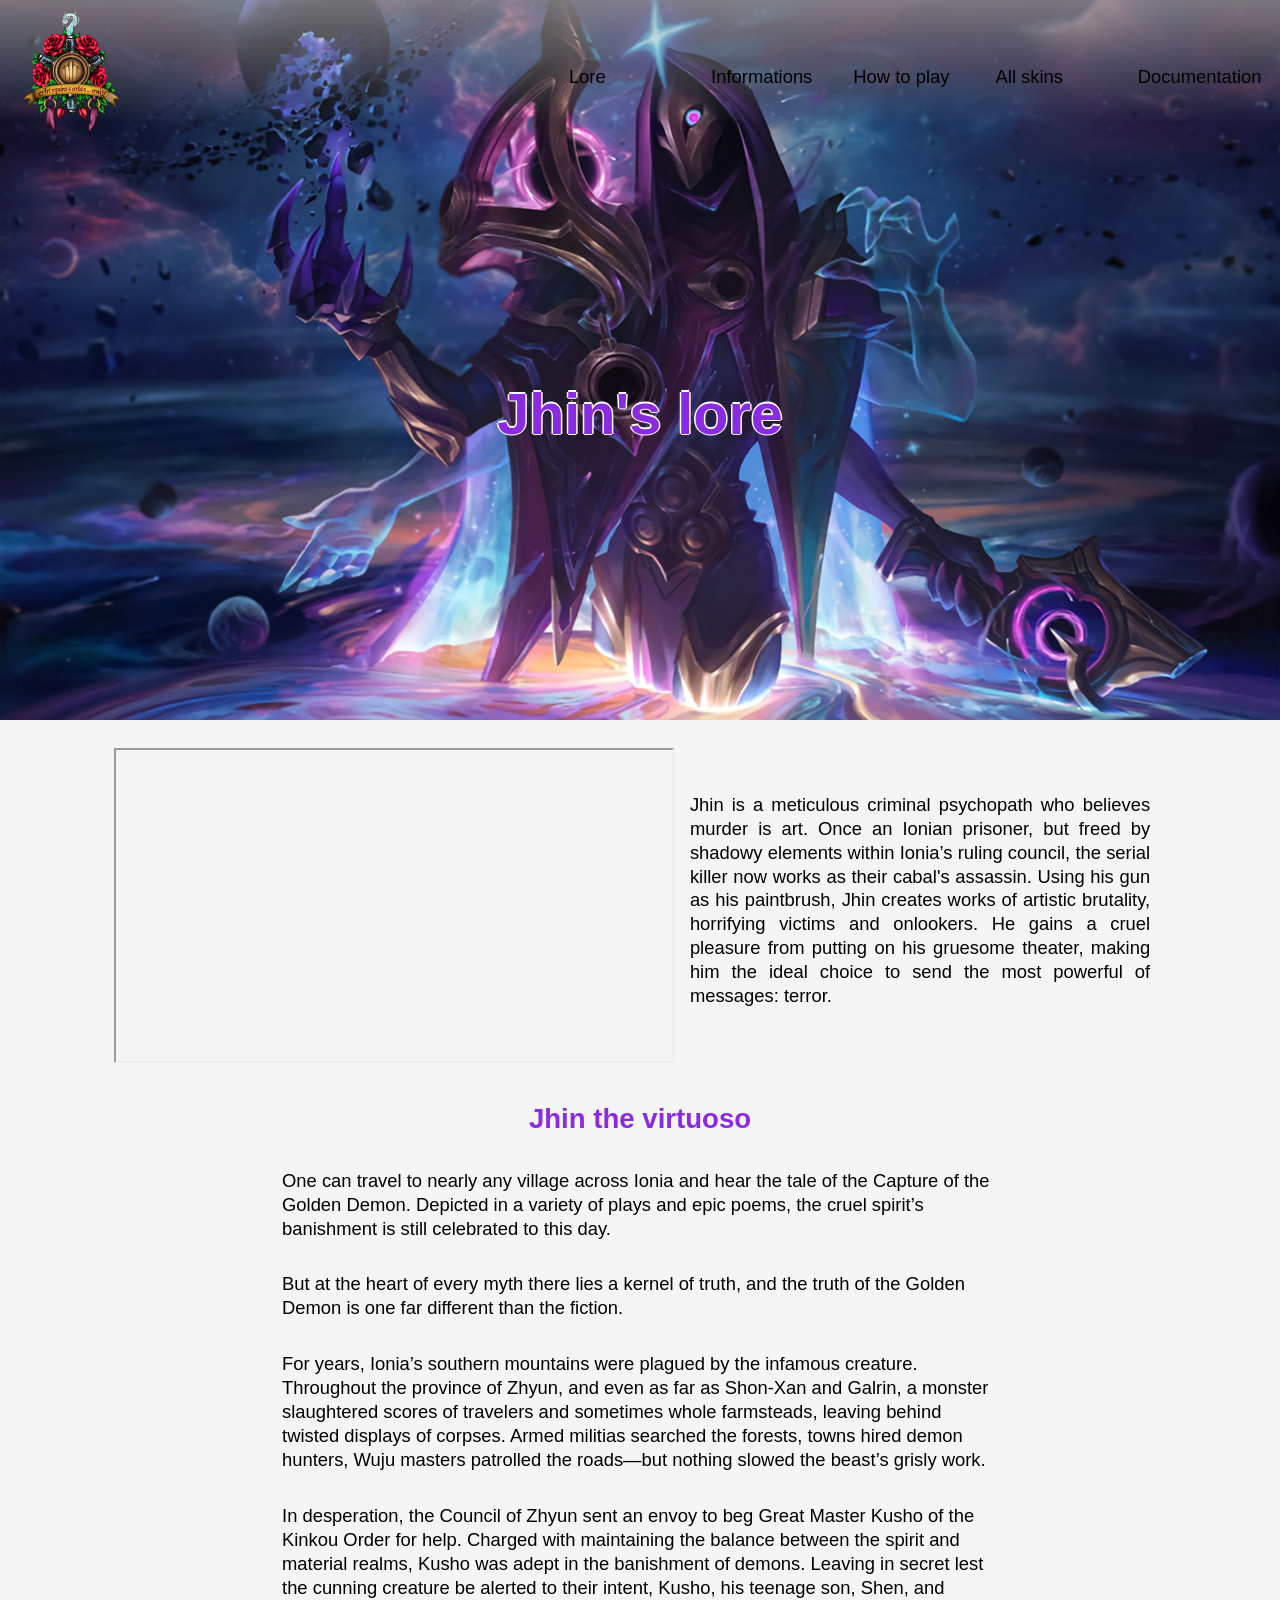
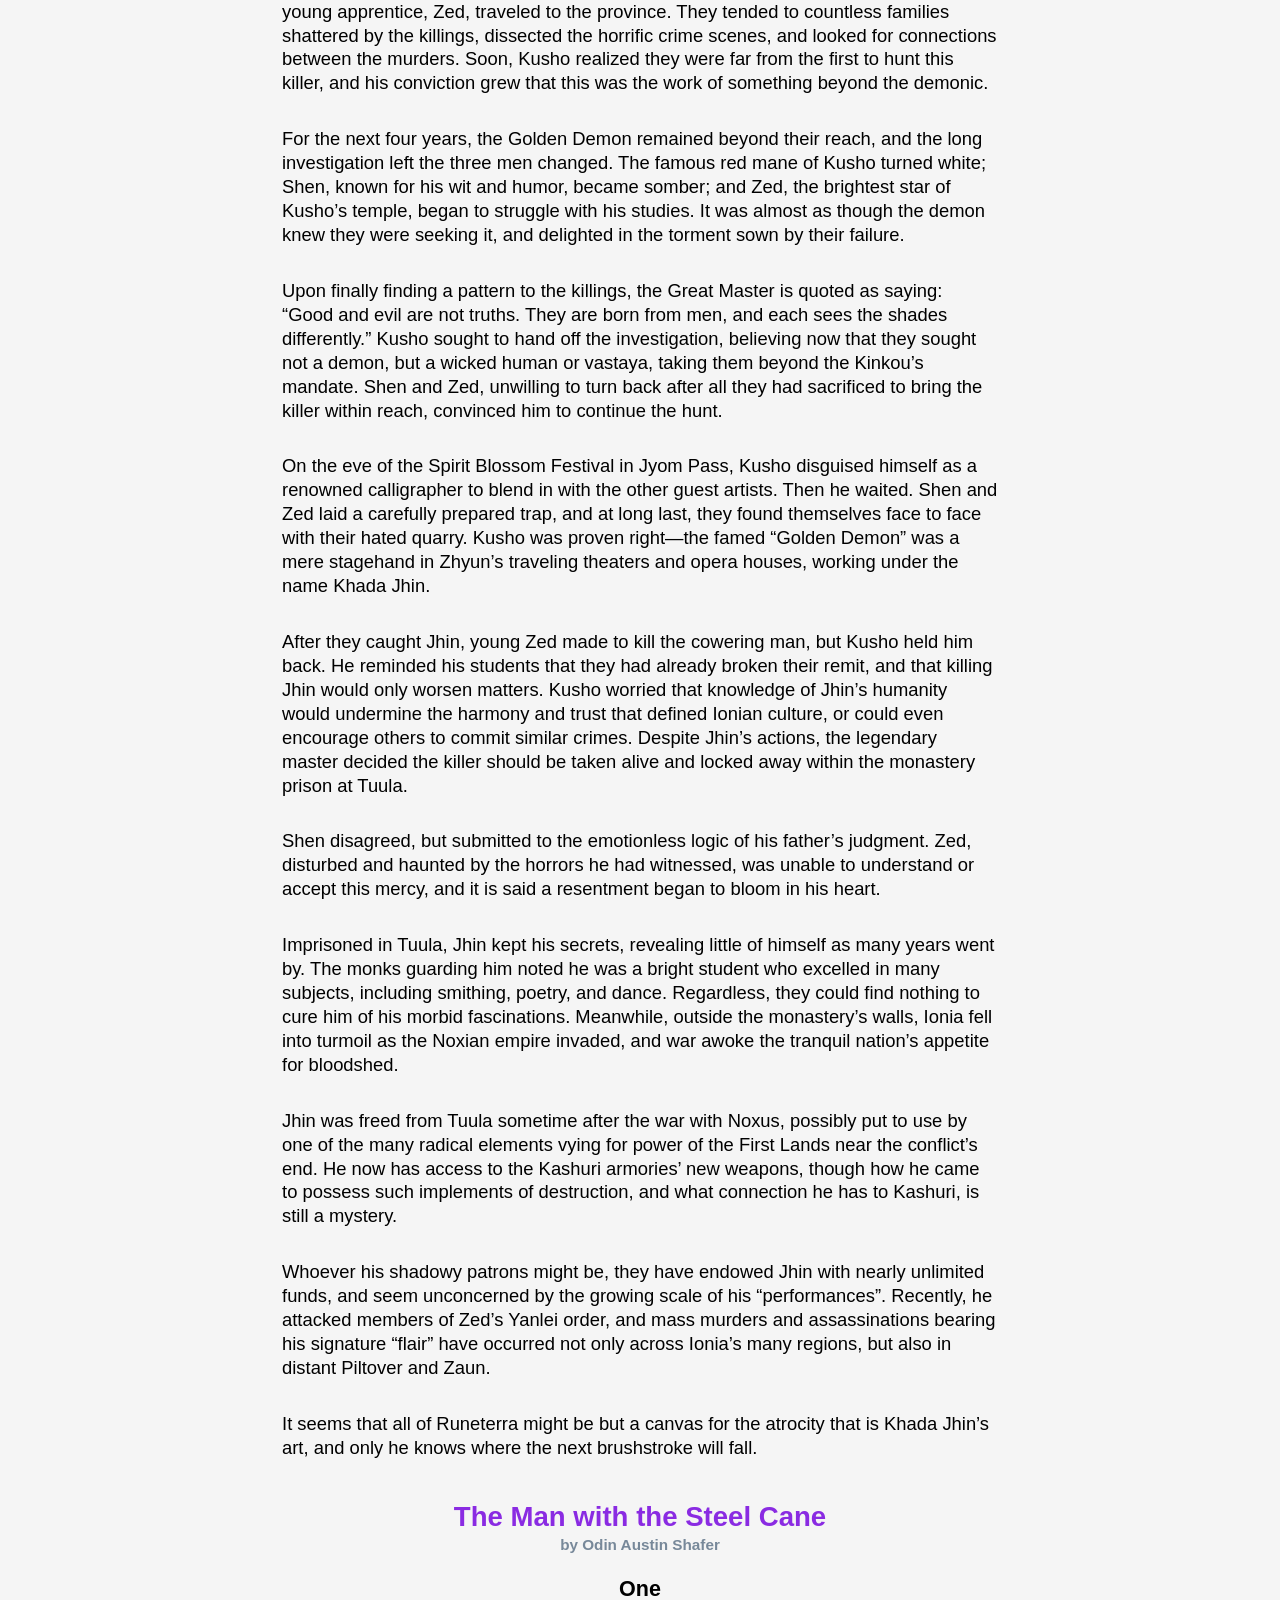
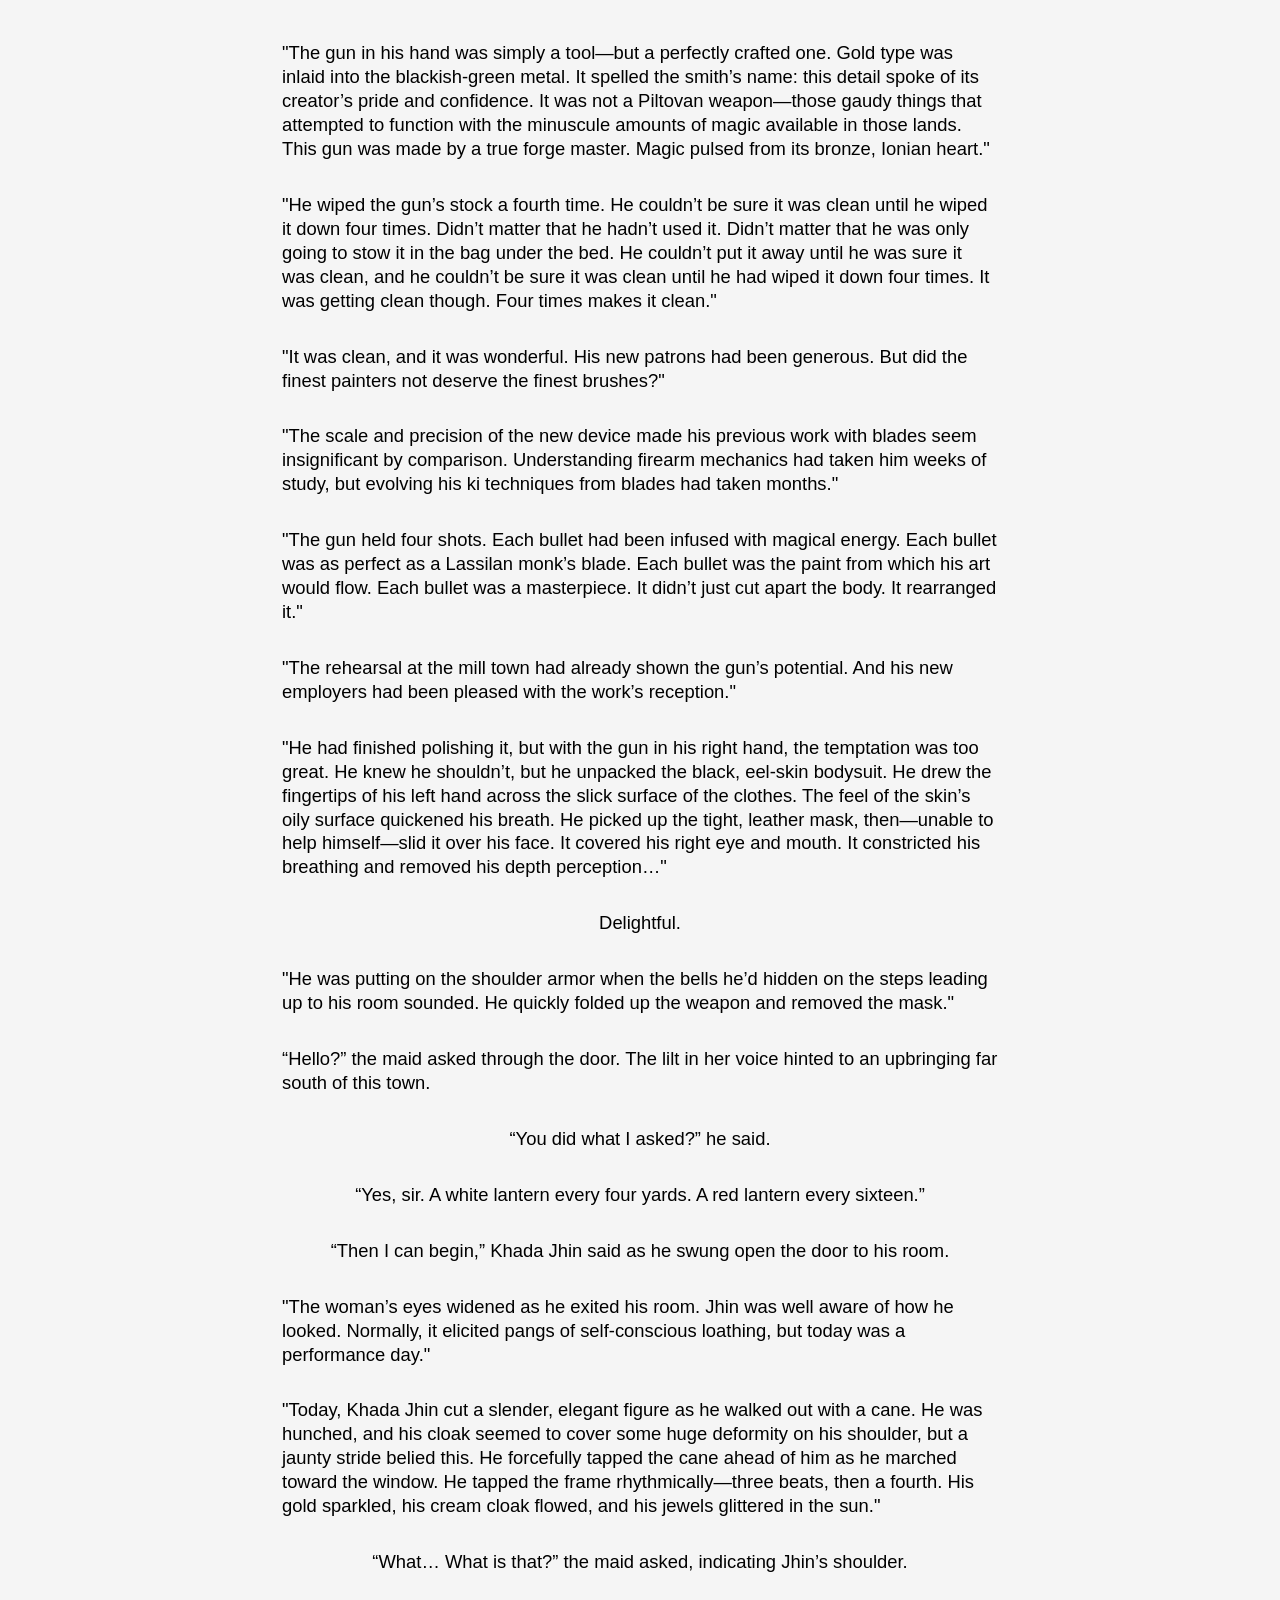
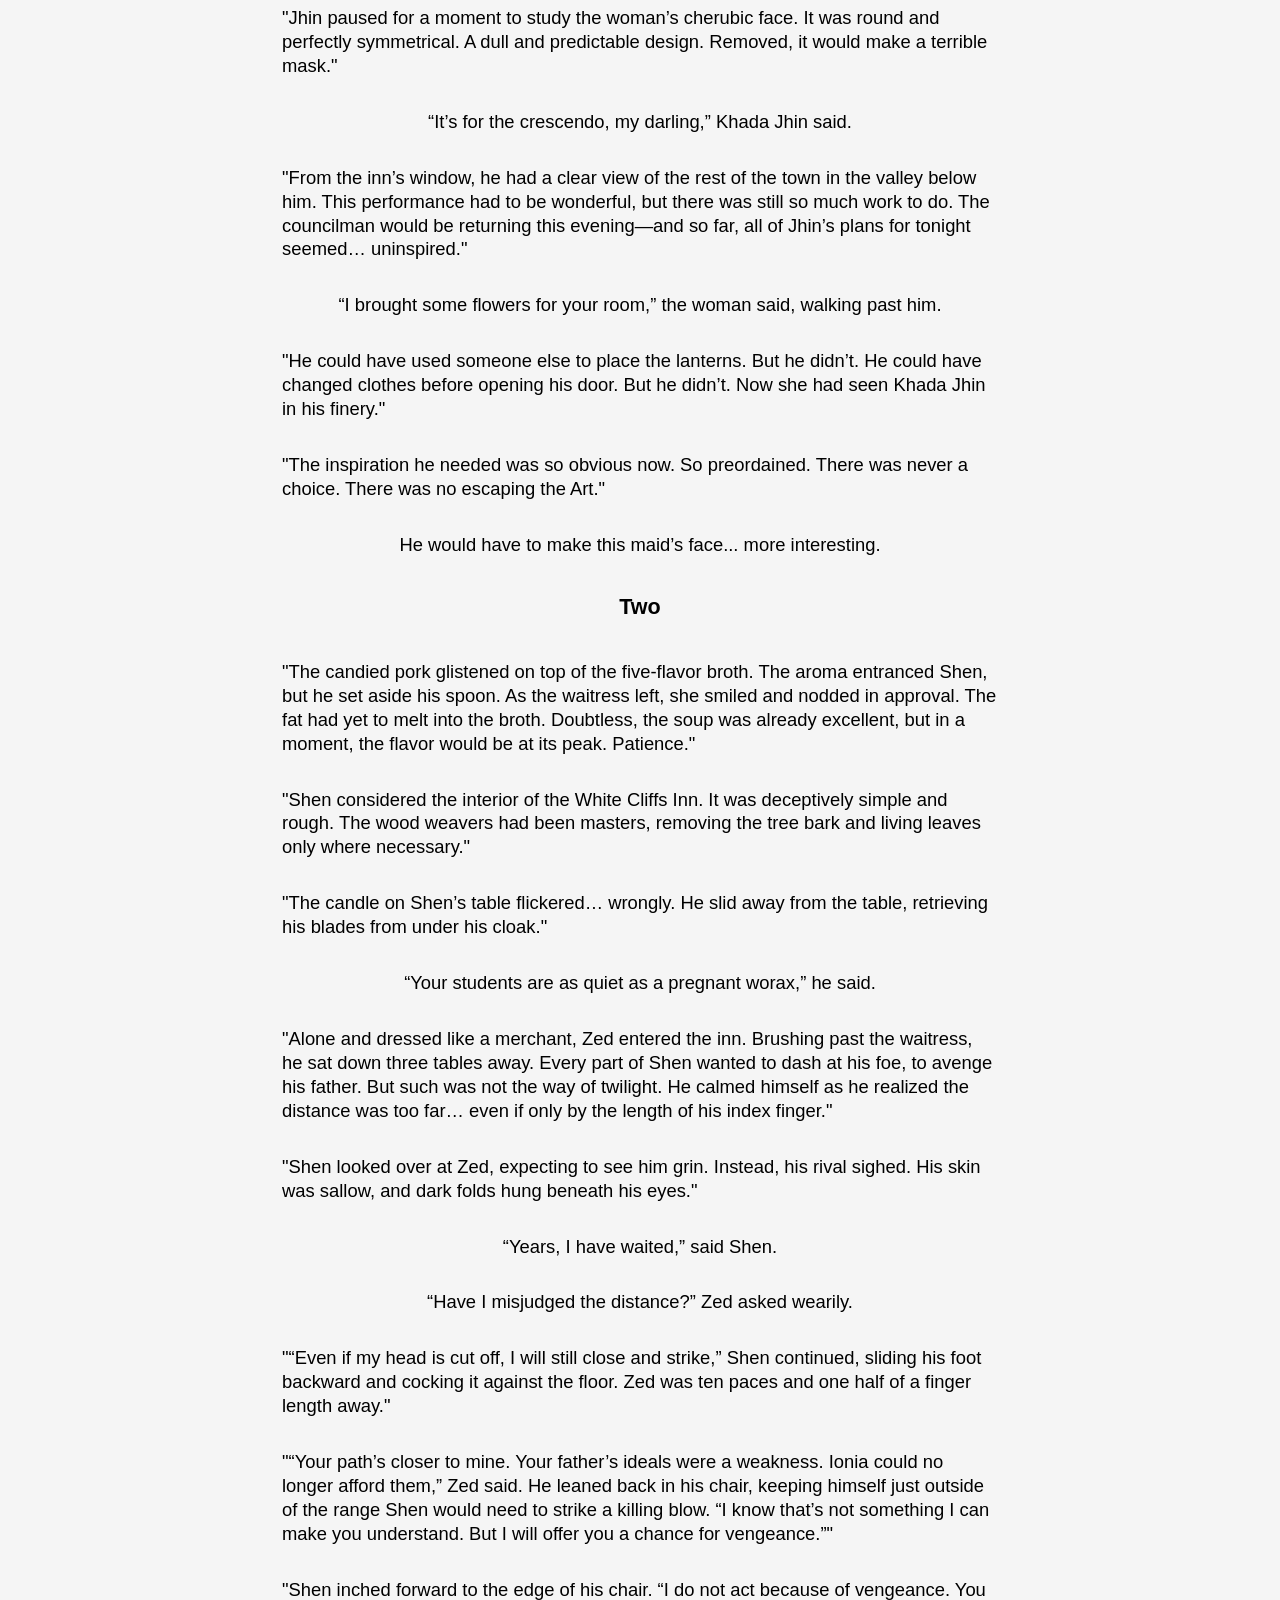
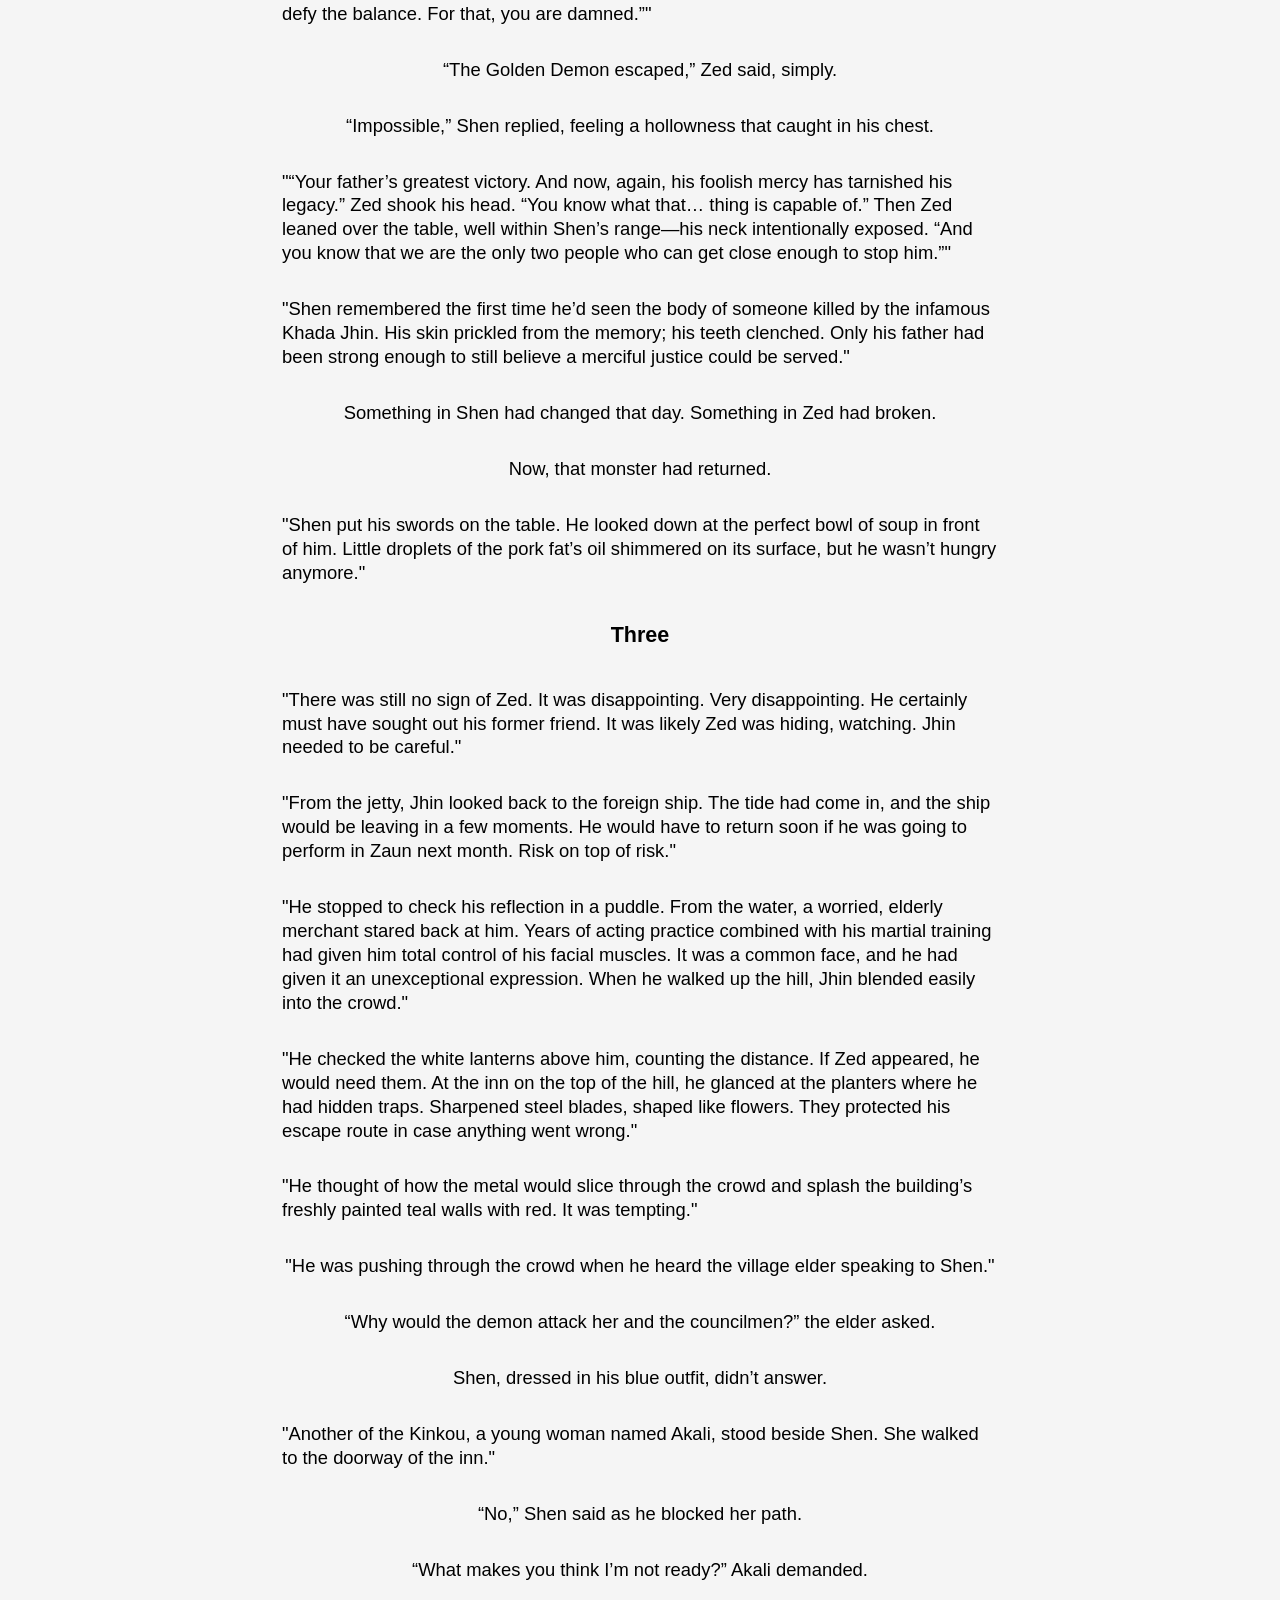
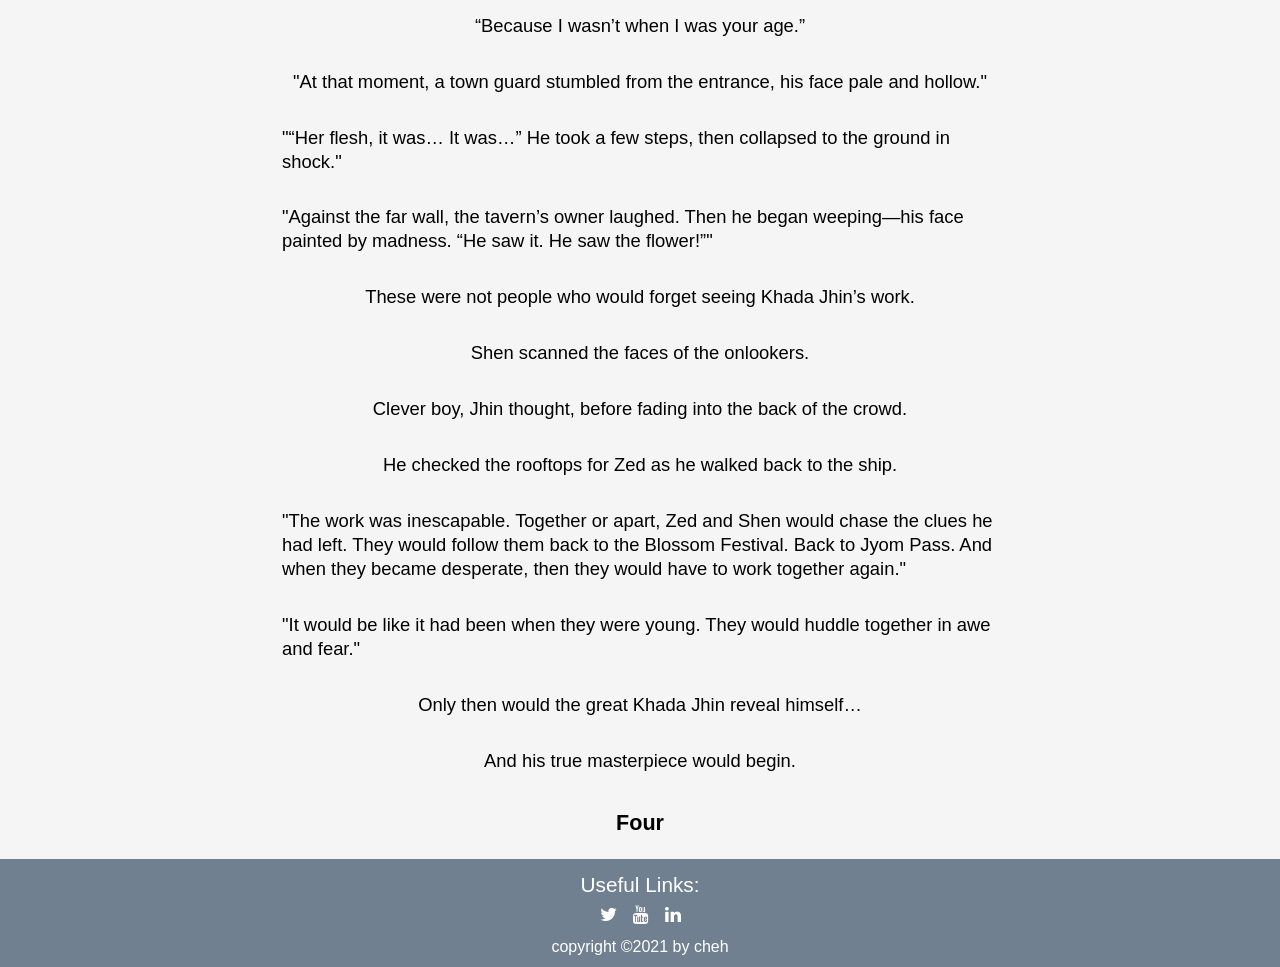
<file: index.html>
<!DOCTYPE html>
<html lang="en">
<head>

    <meta charset="UTF-8">
    <meta content="IE=edge" http-equiv="X-UA-Compatible">
    <meta content="width=device-width, initial-scale=1.0" name="viewport">
    <link href="https://fonts.googleapis.com" rel="preconnect">
    <link crossorigin href="https://fonts.gstatic.com" rel="preconnect">
    <link href="https://fonts.googleapis.com/css2?family=Work+Sans&display=swap">
    <link href="https://cdnjs.cloudflare.com/ajax/libs/font-awesome/4.7.0/css/font-awesome.min.css" rel="stylesheet"/>
    <link rel="icon" href="imgs/jhin-logo.png">
    <link rel="next" href="html/infos.html">
    <link rel="next" href="html/jhin-skins.html">
    <link rel="next" href="html/jhin-tips.html">
    <link rel="next" href="html/doc-n-qna.html">
    <link href="css/navbar.css" rel="stylesheet">
    <link href="css/footer.css" rel="stylesheet">
    <link href="css/index.css" rel="stylesheet">
    <title>Index</title>

</head>
<body>
<!-- NAV/SOMMAIRE (ACCES AUX PAGES) -->
<nav>
    <ul class="nav-list">
        <li class="nav-item logo"><a href="#"><img alt="logo" src="imgs/jhin-logo.png"></a></li>
        <li class="nav-item"><a href="index.html">Lore</a></li>
        <li class="nav-item"><a href="html/infos.html">Informations</a></li>
        <li class="nav-item"><a href="html/jhin-tips.html">How to play</a></li>
        <li class="nav-item"><a href="html/jhin-skins.html">All skins</a></li>
        <li class="nav-item"><a href="html/doc-n-qna.html">Documentation</a></li>
    </ul>
</nav>
<!-- NAV/SOMMAIRE (ACCES AUX PAGES) -->


<!-- BANNER -->
<h1>qwertz</h1>
<div class="jhin-banner">
    <img alt="banner 1" src="imgs/jhin-banner.jpeg" style="width:100%;height: 20%;">
    <h2> Jhin's lore</h2>
</div>
<!-- BANNER -->


<!-- LORE/HISTOIRE -->
<div id="sbio-vid">
    <p id="small-bio">Jhin is a meticulous criminal psychopath who believes murder is art. Once an Ionian prisoner, but
        freed by shadowy elements within Ionia’s ruling council, the serial killer now works as their cabal's assassin.
        Using his gun as his paintbrush, Jhin creates works of artistic brutality, horrifying victims and onlookers. He
        gains a cruel pleasure from putting on his gruesome theater, making him the ideal choice to send the most
        powerful of messages: terror.</p>
    <!--PRE-RELEASE VIDEO-->
    <div id="pre-release-video">
        <iframe allow="accelerometer; autoplay; clipboard-write; encrypted-media; gyroscope; picture-in-picture"
                allowfullscreen height="315"
                src="https://www.youtube.com/embed/B4-BgDEy2AE"
                width="560"></iframe>
    </div>
</div>
<!--PRE-RELEASE VIDEO-->

<!--BIG BIO-->
<div id="big-bio">
    <h2 id="jhin-bio">Jhin the virtuoso</h2>
    <p class="jhin-bio-sub">One can travel to nearly any village across Ionia and hear the tale of the Capture of the
        Golden Demon. Depicted in a variety of plays and epic poems, the cruel spirit’s banishment is still celebrated
        to this day.</p>
    <p class="jhin-bio-sub">But at the heart of every myth there lies a kernel of truth, and the truth of the Golden
        Demon is one far different than the fiction.</p>
    <p class="jhin-bio-sub">For years, Ionia’s southern mountains were plagued by the infamous creature. Throughout the
        province of Zhyun, and even as far as Shon-Xan and Galrin, a monster slaughtered scores of travelers and
        sometimes whole farmsteads, leaving behind twisted displays of corpses. Armed militias searched the forests,
        towns hired demon hunters, Wuju masters patrolled the roads—but nothing slowed the beast’s grisly work.</p>
    <p class="jhin-bio-sub">In desperation, the Council of Zhyun sent an envoy to beg Great Master Kusho of the Kinkou
        Order for help. Charged with maintaining the balance between the spirit and material realms, Kusho was adept in
        the banishment of demons. Leaving in secret lest the cunning creature be alerted to their intent, Kusho, his
        teenage son, Shen, and young apprentice, Zed, traveled to the province. They tended to countless families
        shattered by the killings, dissected the horrific crime scenes, and looked for connections between the murders.
        Soon, Kusho realized they were far from the first to hunt this killer, and his conviction grew that this was the
        work of something beyond the demonic.</p>
    <p class="jhin-bio-sub">For the next four years, the Golden Demon remained beyond their reach, and the long
        investigation left the three men changed. The famous red mane of Kusho turned white; Shen, known for his wit and
        humor, became somber; and Zed, the brightest star of Kusho’s temple, began to struggle with his studies. It was
        almost as though the demon knew they were seeking it, and delighted in the torment sown by their failure.</p>
    <p class="jhin-bio-sub">Upon finally finding a pattern to the killings, the Great Master is quoted as saying: “Good
        and evil are not truths. They are born from men, and each sees the shades differently.” Kusho sought to hand off
        the investigation, believing now that they sought not a demon, but a wicked human or vastaya, taking them beyond
        the Kinkou’s mandate. Shen and Zed, unwilling to turn back after all they had sacrificed to bring the killer
        within reach, convinced him to continue the hunt.</p>
    <p class="jhin-bio-sub">On the eve of the Spirit Blossom Festival in Jyom Pass, Kusho disguised himself as a
        renowned calligrapher to blend in with the other guest artists. Then he waited. Shen and Zed laid a carefully
        prepared trap, and at long last, they found themselves face to face with their hated quarry. Kusho was proven
        right—the famed “Golden Demon” was a mere stagehand in Zhyun’s traveling theaters and opera houses, working
        under the name Khada Jhin.</p>
    <p class="jhin-bio-sub">After they caught Jhin, young Zed made to kill the cowering man, but Kusho held him back. He
        reminded his students that they had already broken their remit, and that killing Jhin would only worsen matters.
        Kusho worried that knowledge of Jhin’s humanity would undermine the harmony and trust that defined Ionian
        culture, or could even encourage others to commit similar crimes. Despite Jhin’s actions, the legendary master
        decided the killer should be taken alive and locked away within the monastery prison at Tuula.</p>
    <p class="jhin-bio-sub">Shen disagreed, but submitted to the emotionless logic of his father’s judgment. Zed,
        disturbed and haunted by the horrors he had witnessed, was unable to understand or accept this mercy, and it is
        said a resentment began to bloom in his heart.</p>
    <p class="jhin-bio-sub">Imprisoned in Tuula, Jhin kept his secrets, revealing little of himself as many years went
        by. The monks guarding him noted he was a bright student who excelled in many subjects, including smithing,
        poetry, and dance. Regardless, they could find nothing to cure him of his morbid fascinations. Meanwhile,
        outside the monastery’s walls, Ionia fell into turmoil as the Noxian empire invaded, and war awoke the tranquil
        nation’s appetite for bloodshed.</p>
    <p class="jhin-bio-sub">Jhin was freed from Tuula sometime after the war with Noxus, possibly put to use by one of
        the many radical elements vying for power of the First Lands near the conflict’s end. He now has access to the
        Kashuri armories’ new weapons, though how he came to possess such implements of destruction, and what connection
        he has to Kashuri, is still a mystery.</p>
    <p class="jhin-bio-sub">Whoever his shadowy patrons might be, they have endowed Jhin with nearly unlimited funds,
        and seem unconcerned by the growing scale of his “performances”. Recently, he attacked members of Zed’s Yanlei
        order, and mass murders and assassinations bearing his signature “flair” have occurred not only across Ionia’s
        many regions, but also in distant Piltover and Zaun.</p>
    <p class="jhin-bio-sub">It seems that all of Runeterra might be but a canvas for the atrocity that is Khada Jhin’s
        art, and only he knows where the next brushstroke will fall.</p>
</div>
<!--BIG BIO-->

<!--STORY-->
<div id="jhin-story">
    <h2>The Man with the Steel Cane</h2>
    <h5>by Odin Austin Shafer</h5>
    <h3 class="jhin-story-chapter"><b>One</b></h3>
    <p class="jhin-story-sub">
        "The gun in his hand was simply a tool—but a perfectly crafted one. Gold type was inlaid into the blackish-green
        metal. It spelled the smith’s name: this detail spoke of its creator’s pride and confidence. It was not a
        Piltovan weapon—those gaudy things that attempted to function with the minuscule amounts of magic available in
        those lands. This gun was made by a true forge master. Magic pulsed from its bronze, Ionian heart."
    </p>
    <p class="jhin-story-sub">
        "He wiped the gun’s stock a fourth time. He couldn’t be sure it was clean until he wiped it down four times.
        Didn’t matter that he hadn’t used it. Didn’t matter that he was only going to stow it in the bag under the bed.
        He couldn’t put it away until he was sure it was clean, and he couldn’t be sure it was clean until he had wiped
        it down four times. It was getting clean though. Four times makes it clean."
    </p>
    <p class="jhin-story-sub">
        "It was clean, and it was wonderful. His new patrons had been generous. But did the finest painters not deserve
        the finest brushes?"
    </p>
    <p class="jhin-story-sub">
        "The scale and precision of the new device made his previous work with blades seem insignificant by comparison.
        Understanding firearm mechanics had taken him weeks of study, but evolving his ki techniques from blades had
        taken months."
    </p>
    <p class="jhin-story-sub">
        "The gun held four shots. Each bullet had been infused with magical energy. Each bullet was as perfect as a
        Lassilan monk’s blade. Each bullet was the paint from which his art would flow. Each bullet was a masterpiece.
        It didn’t just cut apart the body. It rearranged it."
    </p>
    <p class="jhin-story-sub">
        "The rehearsal at the mill town had already shown the gun’s potential. And his new employers had been pleased
        with the work’s reception."
    </p>
    <p class="jhin-story-sub">
        "He had finished polishing it, but with the gun in his right hand, the temptation was too great. He knew he
        shouldn’t, but he unpacked the black, eel-skin bodysuit. He drew the fingertips of his left hand across the
        slick surface of the clothes. The feel of the skin’s oily surface quickened his breath. He picked up the tight,
        leather mask, then—unable to help himself—slid it over his face. It covered his right eye and mouth. It
        constricted his breathing and removed his depth perception…"
    </p>
    <p class="jhin-story-sub">
        Delightful.
    </p>
    <p class="jhin-story-sub">
        "He was putting on the shoulder armor when the bells he’d hidden on the steps leading up to his room sounded. He
        quickly folded up the weapon and removed the mask."
    </p>
    <p class="jhin-story-sub">
        “Hello?” the maid asked through the door. The lilt in her voice hinted to an upbringing far south of this town.
    </p>
    <p class="jhin-story-sub">
        “You did what I asked?” he said.
    </p>
    <p class="jhin-story-sub">
        “Yes, sir. A white lantern every four yards. A red lantern every sixteen.”
    </p>
    <p class="jhin-story-sub">
        “Then I can begin,” Khada Jhin said as he swung open the door to his room.
    </p>
    <p class="jhin-story-sub">
        "The woman’s eyes widened as he exited his room. Jhin was well aware of how he looked. Normally, it elicited
        pangs of self-conscious loathing, but today was a performance day."
    </p>
    <p class="jhin-story-sub">
        "Today, Khada Jhin cut a slender, elegant figure as he walked out with a cane. He was hunched, and his cloak
        seemed to cover some huge deformity on his shoulder, but a jaunty stride belied this. He forcefully tapped the
        cane ahead of him as he marched toward the window. He tapped the frame rhythmically—three beats, then a fourth.
        His gold sparkled, his cream cloak flowed, and his jewels glittered in the sun."
    </p>
    <p class="jhin-story-sub">
        “What… What is that?” the maid asked, indicating Jhin’s shoulder.
    </p>
    <p class="jhin-story-sub">
        "Jhin paused for a moment to study the woman’s cherubic face. It was round and perfectly symmetrical. A dull and
        predictable design. Removed, it would make a terrible mask."
    </p>
    <p class="jhin-story-sub">
        “It’s for the crescendo, my darling,” Khada Jhin said.
    </p>
    <p class="jhin-story-sub">
        "From the inn’s window, he had a clear view of the rest of the town in the valley below him. This performance
        had to be wonderful, but there was still so much work to do. The councilman would be returning this evening—and
        so far, all of Jhin’s plans for tonight seemed… uninspired."
    </p>
    <p class="jhin-story-sub">
        “I brought some flowers for your room,” the woman said, walking past him.
    </p>
    <p class="jhin-story-sub">
        "He could have used someone else to place the lanterns. But he didn’t. He could have changed clothes before
        opening his door. But he didn’t. Now she had seen Khada Jhin in his finery."
    </p>
    <p class="jhin-story-sub">
        "The inspiration he needed was so obvious now. So preordained. There was never a choice. There was no escaping
        the Art."
    </p>
    <p class="jhin-story-sub">
        He would have to make this maid’s face... more interesting.
    </p>
    <h3 class="jhin-story-chapter"><b>Two</b></h3>
    <p class="jhin-story-sub">
        "The candied pork glistened on top of the five-flavor broth. The aroma entranced Shen, but he set aside his
        spoon. As the waitress left, she smiled and nodded in approval. The fat had yet to melt into the broth.
        Doubtless, the soup was already excellent, but in a moment, the flavor would be at its peak. Patience."
    </p>
    <p class="jhin-story-sub">
        "Shen considered the interior of the White Cliffs Inn. It was deceptively simple and rough. The wood weavers had
        been masters, removing the tree bark and living leaves only where necessary."
    </p>
    <p class="jhin-story-sub">
        "The candle on Shen’s table flickered… wrongly. He slid away from the table, retrieving his blades from under
        his cloak."
    </p>
    <p class="jhin-story-sub">
        “Your students are as quiet as a pregnant worax,” he said.
    </p>
    <p class="jhin-story-sub">
        "Alone and dressed like a merchant, Zed entered the inn. Brushing past the waitress, he sat down three tables
        away. Every part of Shen wanted to dash at his foe, to avenge his father. But such was not the way of twilight.
        He calmed himself as he realized the distance was too far… even if only by the length of his index finger."
    </p>
    <p class="jhin-story-sub">
        "Shen looked over at Zed, expecting to see him grin. Instead, his rival sighed. His skin was sallow, and dark
        folds hung beneath his eyes."
    </p>
    <p class="jhin-story-sub">
        “Years, I have waited,” said Shen.
    </p>
    <p class="jhin-story-sub">
        “Have I misjudged the distance?” Zed asked wearily.
    </p>
    <p class="jhin-story-sub">
        "“Even if my head is cut off, I will still close and strike,” Shen continued, sliding his foot backward and
        cocking it against the floor. Zed was ten paces and one half of a finger length away."
    </p>
    <p class="jhin-story-sub">
        "“Your path’s closer to mine. Your father’s ideals were a weakness. Ionia could no longer afford them,” Zed
        said. He leaned back in his chair, keeping himself just outside of the range Shen would need to strike a killing
        blow. “I know that’s not something I can make you understand. But I will offer you a chance for vengeance.”"
    </p>
    <p class="jhin-story-sub">
        "Shen inched forward to the edge of his chair. “I do not act because of vengeance. You defy the balance. For
        that, you are damned.”"
    </p>
    <p class="jhin-story-sub">
        “The Golden Demon escaped,” Zed said, simply.
    </p>
    <p class="jhin-story-sub">
        “Impossible,” Shen replied, feeling a hollowness that caught in his chest.
    </p>
    <p class="jhin-story-sub">
        "“Your father’s greatest victory. And now, again, his foolish mercy has tarnished his legacy.” Zed shook his
        head. “You know what that… thing is capable of.” Then Zed leaned over the table, well within Shen’s range—his
        neck intentionally exposed. “And you know that we are the only two people who can get close enough to stop
        him.”"
    </p>
    <p class="jhin-story-sub">
        "Shen remembered the first time he’d seen the body of someone killed by the infamous Khada Jhin. His skin
        prickled from the memory; his teeth clenched. Only his father had been strong enough to still believe a merciful
        justice could be served."
    </p>
    <p class="jhin-story-sub">
        Something in Shen had changed that day. Something in Zed had broken.
    </p>
    <p class="jhin-story-sub">
        Now, that monster had returned.
    </p>
    <p class="jhin-story-sub">
        "Shen put his swords on the table. He looked down at the perfect bowl of soup in front of him. Little droplets
        of the pork fat’s oil shimmered on its surface, but he wasn’t hungry anymore."
    </p>
    <h3 class="jhin-story-chapter"><b>Three</b></h3>
    <p class="jhin-story-sub">
        "There was still no sign of Zed. It was disappointing. Very disappointing. He certainly must have sought out his
        former friend. It was likely Zed was hiding, watching. Jhin needed to be careful."
    </p>
    <p class="jhin-story-sub">
        "From the jetty, Jhin looked back to the foreign ship. The tide had come in, and the ship would be leaving in a
        few moments. He would have to return soon if he was going to perform in Zaun next month. Risk on top of risk."
    </p>
    <p class="jhin-story-sub">
        "He stopped to check his reflection in a puddle. From the water, a worried, elderly merchant stared back at him.
        Years of acting practice combined with his martial training had given him total control of his facial muscles.
        It was a common face, and he had given it an unexceptional expression. When he walked up the hill, Jhin blended
        easily into the crowd."
    </p>
    <p class="jhin-story-sub">
        "He checked the white lanterns above him, counting the distance. If Zed appeared, he would need them. At the inn
        on the top of the hill, he glanced at the planters where he had hidden traps. Sharpened steel blades, shaped
        like flowers. They protected his escape route in case anything went wrong."
    </p>
    <p class="jhin-story-sub">
        "He thought of how the metal would slice through the crowd and splash the building’s freshly painted teal walls
        with red. It was tempting."
    </p>
    <p class="jhin-story-sub">
        "He was pushing through the crowd when he heard the village elder speaking to Shen."
    </p>
    <p class="jhin-story-sub">
        “Why would the demon attack her and the councilmen?” the elder asked.
    </p>
    <p class="jhin-story-sub">
        Shen, dressed in his blue outfit, didn’t answer.
    </p>
    <p class="jhin-story-sub">
        "Another of the Kinkou, a young woman named Akali, stood beside Shen. She walked to the doorway of the inn."
    </p>
    <p class="jhin-story-sub">
        “No,” Shen said as he blocked her path.
    </p>
    <p class="jhin-story-sub">
        “What makes you think I’m not ready?” Akali demanded.
    </p>
    <p class="jhin-story-sub">
        “Because I wasn’t when I was your age.”
    </p>
    <p class="jhin-story-sub">
        "At that moment, a town guard stumbled from the entrance, his face pale and hollow."
    </p>
    <p class="jhin-story-sub">
        "“Her flesh, it was… It was…” He took a few steps, then collapsed to the ground in shock."
    </p>
    <p class="jhin-story-sub">
        "Against the far wall, the tavern’s owner laughed. Then he began weeping—his face painted by madness. “He saw
        it. He saw the flower!”"
    </p>
    <p class="jhin-story-sub">
        These were not people who would forget seeing Khada Jhin’s work.
    </p>
    <p class="jhin-story-sub">
        Shen scanned the faces of the onlookers.
    </p>
    <p class="jhin-story-sub">
        Clever boy, Jhin thought, before fading into the back of the crowd.
    </p>
    <p class="jhin-story-sub">
        He checked the rooftops for Zed as he walked back to the ship.
    </p>
    <p class="jhin-story-sub">
        "The work was inescapable. Together or apart, Zed and Shen would chase the clues he had left. They would follow
        them back to the Blossom Festival. Back to Jyom Pass. And when they became desperate, then they would have to
        work together again."
    </p>
    <p class="jhin-story-sub">
        "It would be like it had been when they were young. They would huddle together in awe and fear."
    </p>
    <p class="jhin-story-sub">
        Only then would the great Khada Jhin reveal himself…
    </p>
    <p class="jhin-story-sub">
        And his true masterpiece would begin.
    </p>
    <h3 class="jhin-story-chapter"><b>Four</b></h3>
</div>
<!--STORY-->
<!-- LORE/HISTOIRE -->


<!-- FOOTER -->
<footer>
    <div class="footer-content">
        <h4>useful links:</h4>
        <ul>
            <li class="footer-item"><a href="https://www.youtube.com/watch?v=X_8Nh5XfRw0" target="_blank"><i
                    class=" fa fa-twitter"></i></a></li>
            <li class="footer-item"><a href="https://www.youtube.com/watch?v=dQw4w9WgXcQ" target="_blank"><i
                    class=" fa fa-youtube"></i></a></li>
            <li class="footer-item"><a href="https://www.youtube.com/watch?v=X_8Nh5XfRw0" target="_blank"><i
                    class=" fa fa-linkedin"></i></a></li>
        </ul>
        <p>copyright &copy;2021 by cheh</p>
    </div>
</footer>
<!-- FOOTER -->
</body>
</html>
</file>
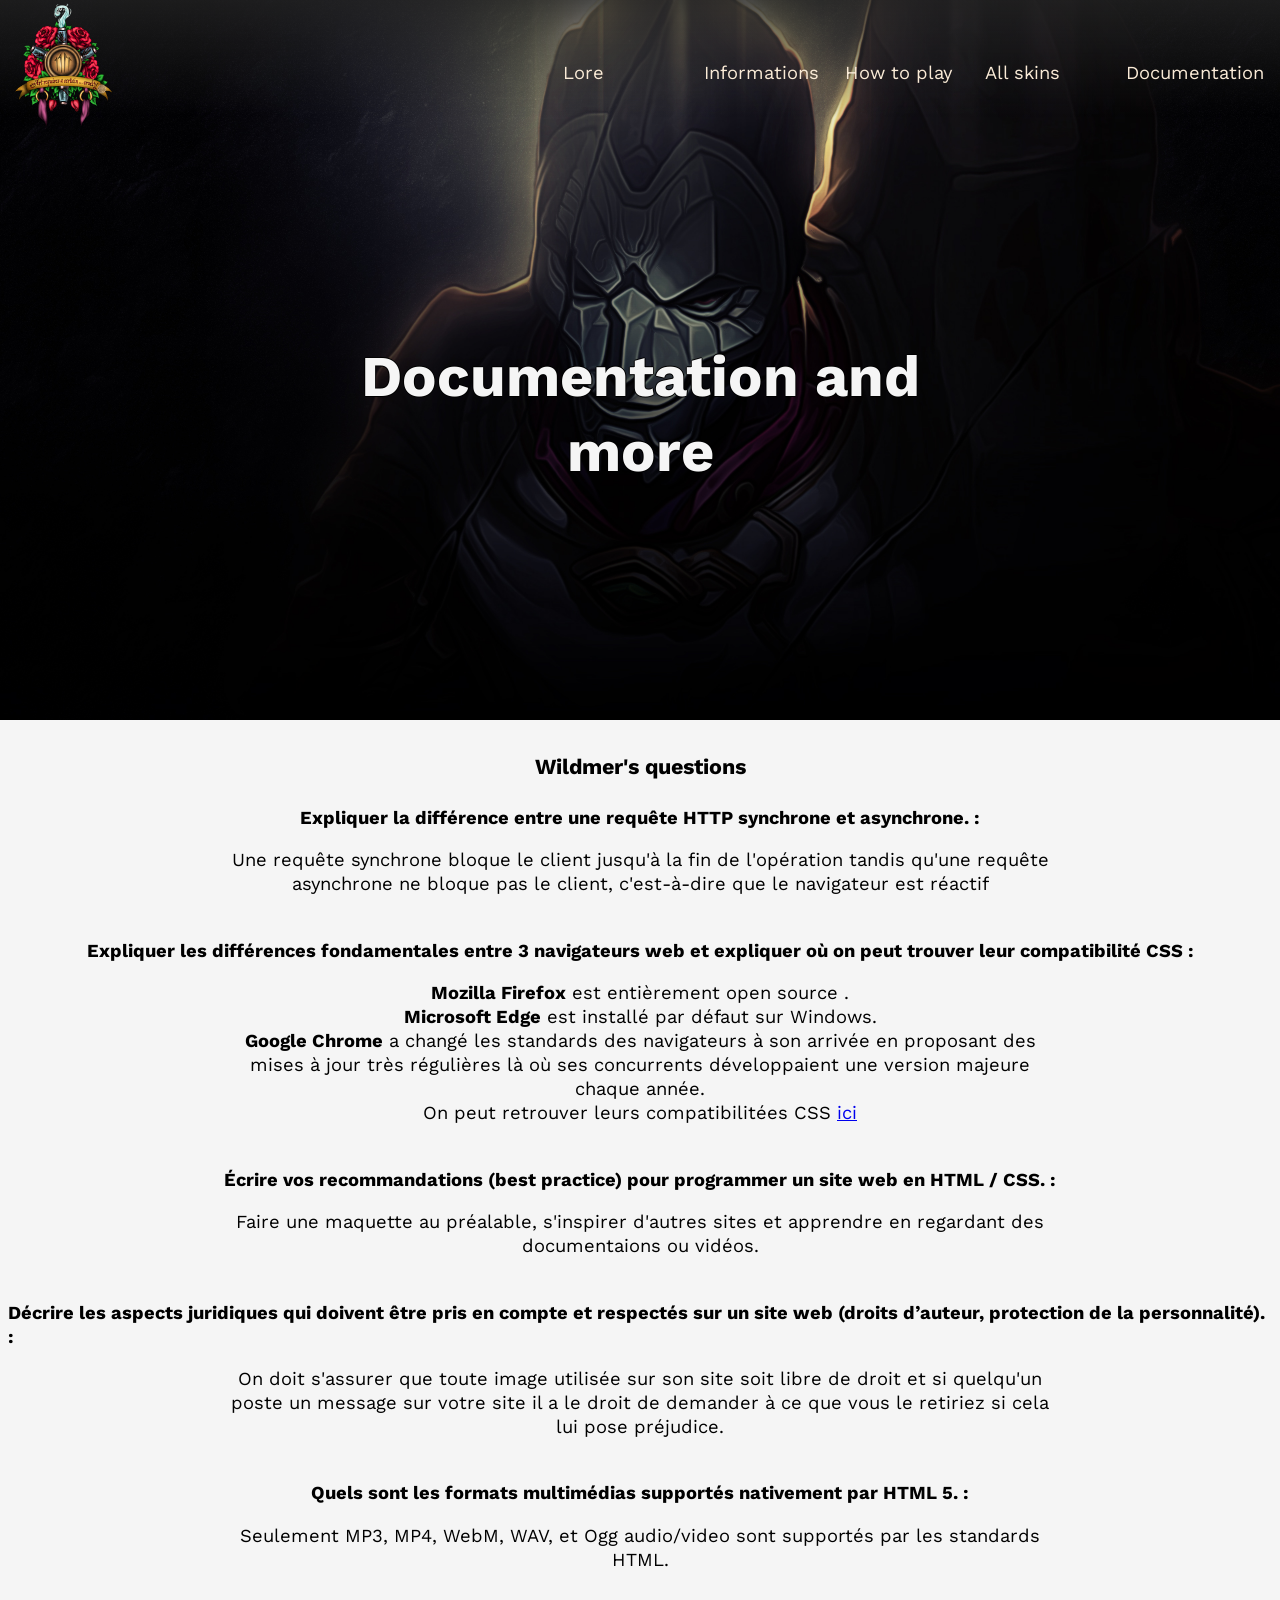
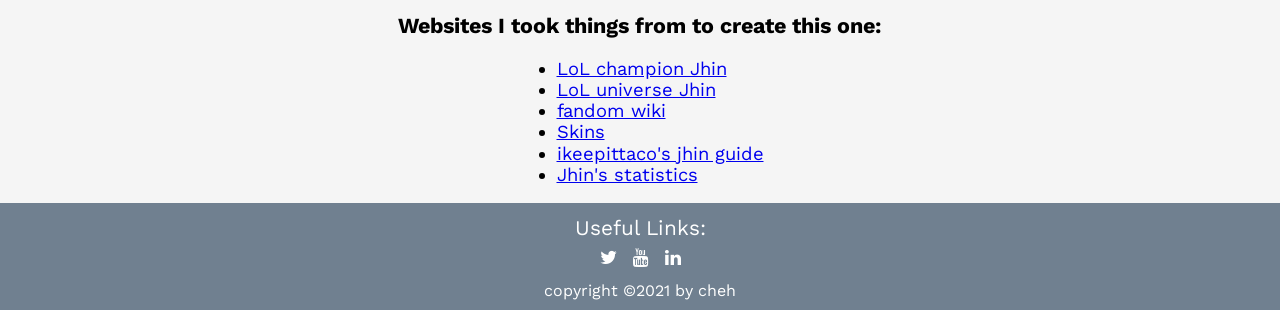
<file: html/doc-n-qna.html>
<!DOCTYPE html>
<html lang="fr">
<head>
    <meta charset="UTF-8">
    <meta content="IE=edge" http-equiv="X-UA-Compatible">
    <meta content="width=device-width, initial-scale=1.0" name="viewport">
    <link href="https://fonts.googleapis.com" rel="preconnect">
    <link crossorigin href="https://fonts.gstatic.com" rel="preconnect">
    <link href="https://fonts.googleapis.com/css2?family=Work+Sans&display=swap" rel="stylesheet">
    <link href="https://cdnjs.cloudflare.com/ajax/libs/font-awesome/4.7.0/css/font-awesome.min.css" rel="stylesheet"/>
    <link href="../imgs/jhin-logo.png" rel="icon">
    <link href="/index.html" rel="index">
    <link href="/html/infos.html" rel="next">
    <link href="/html/jhin-tips.html" rel="next">
    <link href="/html/jhin-skins.html" rel="next">
    <link href="../css/navbar.css" rel="stylesheet">
    <link href="../css/footer.css" rel="stylesheet">
    <link href="../css/doc-qna.css" rel="stylesheet">
    <title>QnA and more</title>
</head>
<body>
<!-- NAV/SOMMAIRE (ACCES AUX PAGES) -->
<nav>
    <ul class="nav-list">
        <li class="nav-item"><a href="#"><img alt="logo" src="../imgs/jhin-logo.png"></a></li>
        <li class="nav-item"><a href="../index.html">Lore</a></li>
        <li class="nav-item"><a href="infos.html">Informations</a></li>
        <li class="nav-item"><a href="jhin-tips.html">How to play </a></li>
        <li class="nav-item"><a href="jhin-skins.html">All skins</a></li>
        <li class="nav-item"><a href="doc-n-qna.html">Documentation</a></li>
    </ul>
</nav>
<!-- NAV/SOMMAIRE (ACCES AUX PAGES) -->


<!-- BANNER -->
<div class="jhin-banner6">
    <img alt="banner 6" src="../imgs/jhin-banner6.jpeg" style="width:100%;height: 20%;">
    <h2> Documentation and more</h2>
</div>
<!-- BANNER -->


<!-- QnA Wildmer -->
<div id="questions">
    <h3>Wildmer's questions</h3>
    <h4>Expliquer la différence entre une requête HTTP synchrone et asynchrone. :</h4>
    <p>Une requête synchrone bloque le client jusqu'à la fin de l'opération tandis qu'une requête asynchrone ne bloque
        pas le client, c'est-à-dire que le navigateur est réactif</p>
    <h4>Expliquer les différences fondamentales entre 3 navigateurs web et expliquer où on peut trouver leur
        compatibilité CSS :</h4>
    <p><b>Mozilla Firefox</b> est entièrement open source .<br> <b>Microsoft Edge</b> est installé par défaut sur
        Windows.<br><b>Google Chrome</b> a changé les standards des navigateurs à son arrivée en proposant des mises à
        jour très régulières là où ses concurrents développaient une version majeure chaque année.<br> On peut retrouver
        leurs compatibilitées CSS
        <a href="https://www.w3schools.com/cssref/css3_browsersupport.asp" target="_blank">
            ici</a>
    </p>
    <h4>Écrire vos recommandations (best practice) pour programmer un site web en HTML / CSS. :</h4>
    <p>Faire une maquette au préalable, s'inspirer d'autres sites et apprendre en regardant des documentaions ou
        vidéos.</p>
    <h4>Décrire les aspects juridiques qui doivent être pris en compte et respectés sur un site web (droits d’auteur,
        protection de la personnalité). :</h4>
    <p>On doit s'assurer que toute image utilisée sur son site soit libre de droit et si quelqu'un poste un message sur
        votre site il a le droit de demander à ce que vous le retiriez si cela lui pose préjudice.</p>
    <h4>Quels sont les formats multimédias supportés nativement par HTML 5. :</h4>
    <p>Seulement MP3, MP4, WebM, WAV, et Ogg audio/video sont supportés par les standards HTML.</p>
</div>
<!-- QnA Wildmer -->


<!-- DOCUMENTATION (backgrounds download, videos, sites, etc...) -->
<div id="doc">
    <h3>Websites I took things from to create this one:</h3>
    <ul>
        <li>
            <a href="https://www.leagueoflegends.com/en-us/champions/jhin/" target="_blank">LoL champion Jhin</a>
        </li>
        <li>
            <a href="https://universe.leagueoflegends.com/en_US/champion/jhin/" target="_blank">LoL universe Jhin</a>
        </li>
        <li>
            <a href="https://leagueoflegends.fandom.com/wiki/Jhin#Recent_events" target="_blank">fandom wiki</a>
        </li>
        <li>
            <a href="https://lol.fandom.com/wiki/Jhin/Skins" target="_blank">Skins</a>
        </li>
        <li>
            <a href="https://www.mobafire.com/league-of-legends/build/11-24b-ikeepittacos-grandmaster-jhin-guide-season-12-569038"
               target="_blank">ikeepittaco's jhin guide</a>
        </li>
        <li>
            <a href="https://youtu.be/dQw4w9WgXcQ">Jhin's statistics</a>
        </li>
    </ul>
</div>
<!-- DOCUMENTATION (backgrounds download, videos, sites, etc...) -->


<!-- FOOTER -->
<footer>
    <div class="footer-content">
        <h4>useful links:</h4>
        <ul>
            <li class="footer-item"><a href="https://www.youtube.com/watch?v=X_8Nh5XfRw0" target="_blank"><i
                    class=" fa fa-twitter"></i></a></li>
            <li class="footer-item"><a href="https://www.youtube.com/watch?v=dQw4w9WgXcQ" target="_blank"><i
                    class=" fa fa-youtube"></i></a></li>
            <li class="footer-item"><a href="https://www.youtube.com/watch?v=X_8Nh5XfRw0" target="_blank"><i
                    class=" fa fa-linkedin"></i></a></li>
        </ul>
        <p>copyright &copy;2021 by cheh</p>
    </div>
</footer>
<!-- FOOTER -->
</body>
</html>
</file>
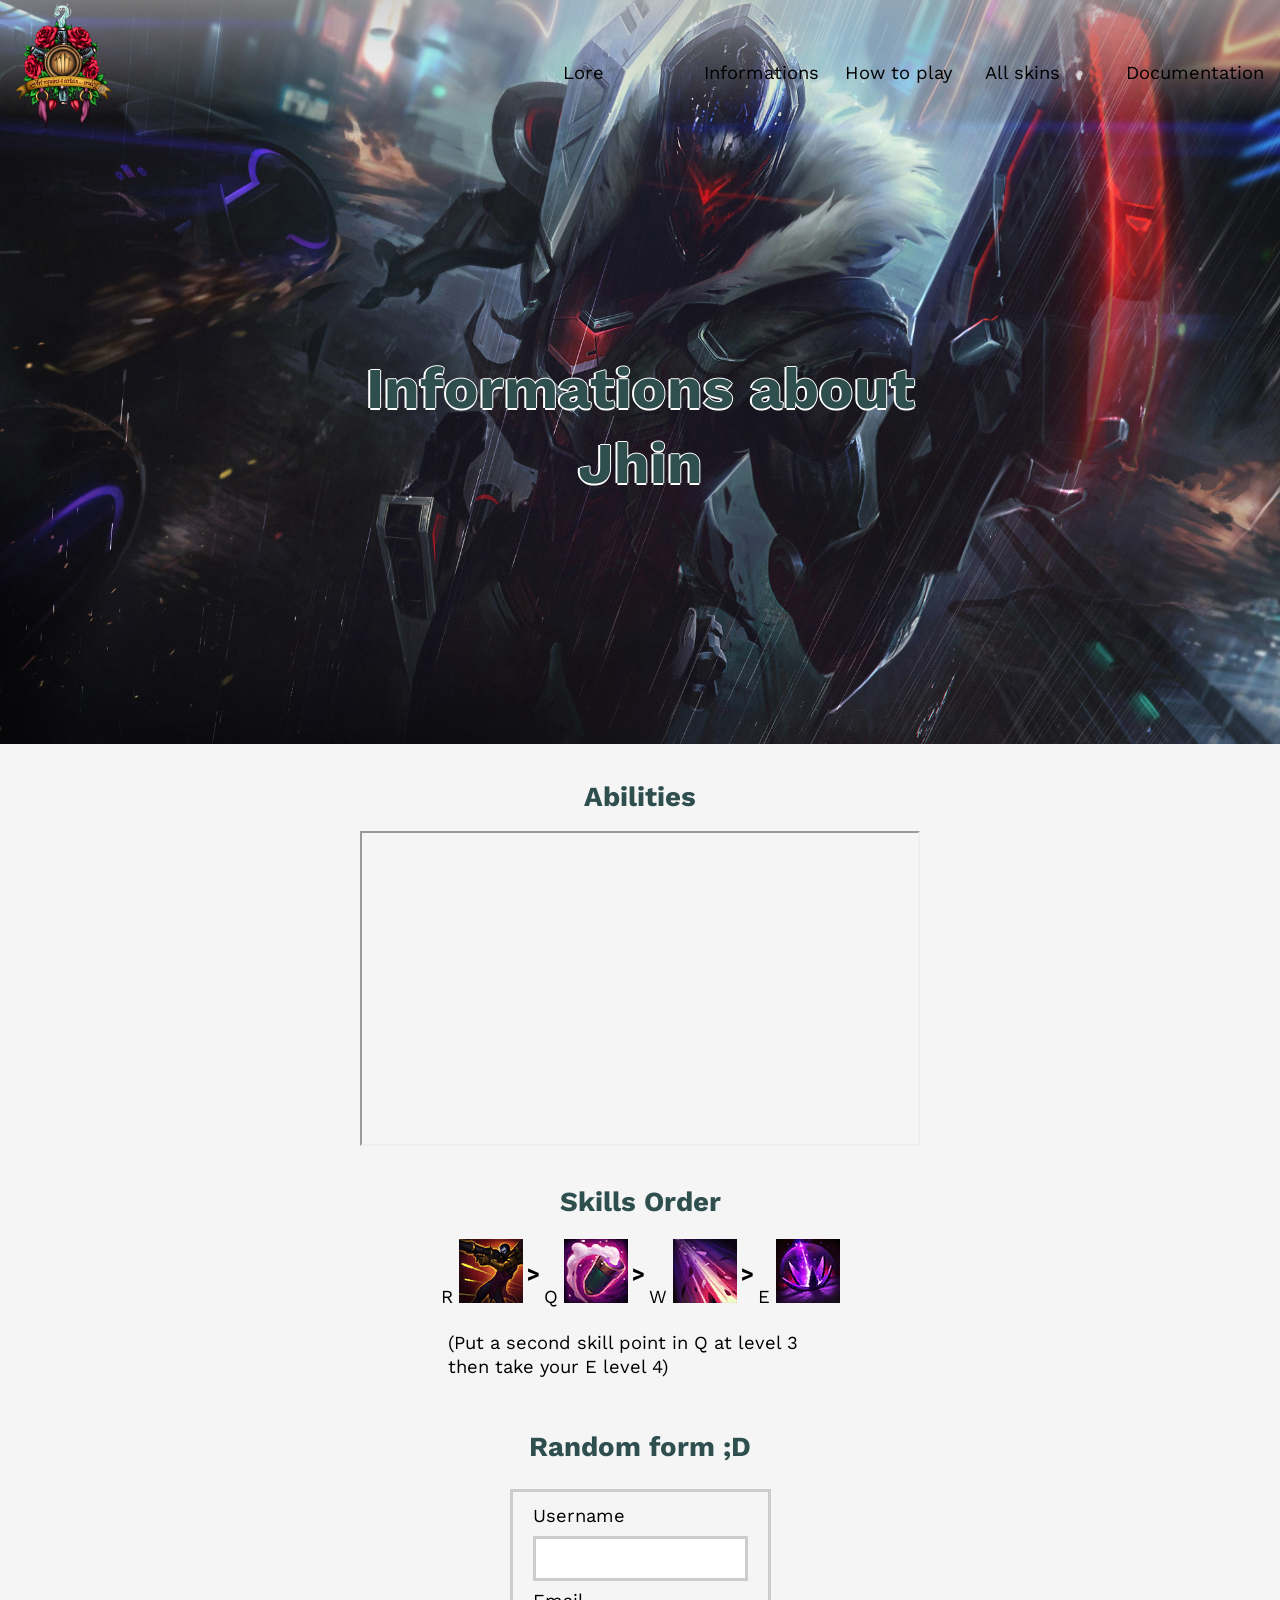
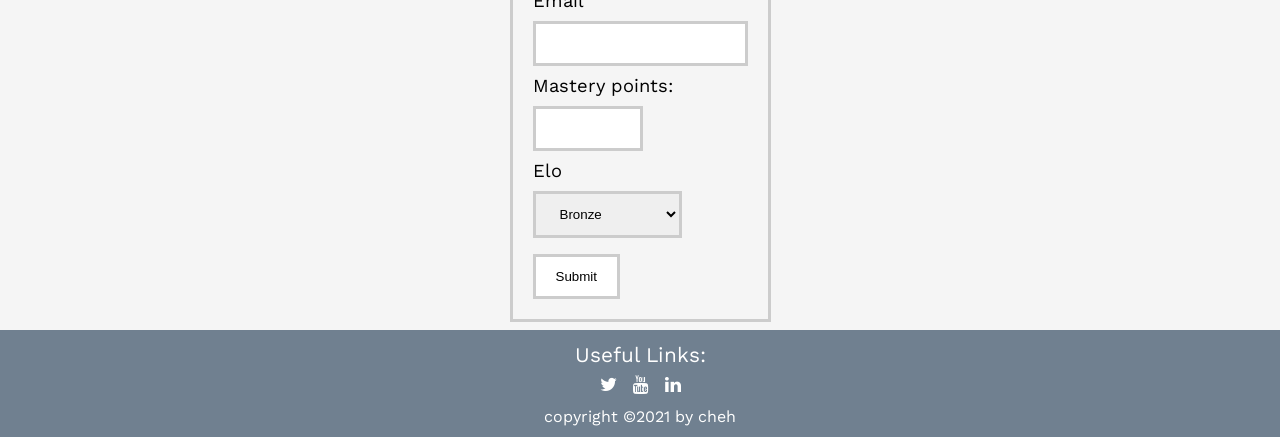
<file: html/infos.html>
<!DOCTYPE html>
<html lang="en">
<head>
    <meta charset="UTF-8">
    <meta content="IE=edge" http-equiv="X-UA-Compatible">
    <meta content="width=device-width, initial-scale=1.0" name="viewport">
    <link href="https://fonts.googleapis.com" rel="preconnect">
    <link crossorigin href="https://fonts.gstatic.com" rel="preconnect">
    <link href="https://fonts.googleapis.com/css2?family=Work+Sans&display=swap" rel="stylesheet">
    <link href="https://cdnjs.cloudflare.com/ajax/libs/font-awesome/4.7.0/css/font-awesome.min.css" rel="stylesheet"/>
    <link rel="icon" href="../imgs/jhin-logo.png">
    <link rel="index" href="/index.html">
    <link rel="next" href="jhin-skins.html">
    <link rel="next" href="jhin-tips.html">
    <link rel="next" href="doc-n-qna.html">
    <link href="../css/navbar.css" rel="stylesheet">
    <link href="../css/footer.css" rel="stylesheet">
    <link href="../css/infos.css" rel="stylesheet">
    <title>Jhin in-game</title>
</head>
<body>
<!-- NAV/SOMMAIRE (ACCES AUX PAGES) -->
<nav>
    <ul class="nav-list">
        <li class="nav-item"><a href="#"><img alt="logo" src="../imgs/jhin-logo.png"></a></li>
        <li class="nav-item"><a href="../index.html">Lore</a></li>
        <li class="nav-item"><a href="infos.html">Informations</a></li>
        <li class="nav-item"><a href="jhin-tips.html">How to play</a></li>
        <li class="nav-item"><a href="jhin-skins.html">All skins</a></li>
        <li class="nav-item"><a href="doc-n-qna.html">Documentation</a></li>
    </ul>
</nav>
<!-- NAV/SOMMAIRE (ACCES AUX PAGES) -->


<!-- BANNER -->
<div class="jhin-banner2">
    <img alt="banner 2" src="../imgs/jhin-banner3.jpeg" style="width:100%;height: 20%;">
    <h2> Informations about Jhin</h2>
</div>
<!-- BANNER -->


<!-- CHAMPION IN-GAME (abilities) START -->
<div id="jhin-abilities-title"><h2>Abilities</h2></div>
<div id="jhin-abilities">
    <!-- VIDEO SPOTLIGHT START -->
    <div id="jhin-abilities-video">
        <iframe allow="accelerometer; autoplay; clipboard-write; encrypted-media; gyroscope; picture-in-picture" allowfullscreen height="315" src="https://www.youtube.com/embed/QvNw0A-D0T0"
                title="YouTube video player"
                width="560"></iframe>
    </div>
</div>
    <!-- VIDEO SPOTLIGHT END -->


<!-- CHAMPION IN-GAME (skills order) START -->
<div id="skills-order">
    <div id="jhin-skills-order-title"><h2>Skills Order</h2></div>
        <table id="skills-order-table">
            <tr>
                <td> R <img alt="jhin's R" src="../imgs/JhinR.png"></td>
                     <td> <h3> > </h3> </td>
                <td> Q <img alt="jhin's Q" src="../imgs/JhinQ.png"></td>
                     <td> <h3> > </h3> </td>
                <td> W <img alt="jhin's W" src="../imgs/JhinW.png"></td>
                     <td> <h3> > </h3> </td>
                <td> E <img alt="jhin's E" src="../imgs/JhinE.png"></td>
            </tr>
        </table>
    <p>(Put a second skill point in Q at level 3 then take your E level 4)</p>
</div>

<!-- CHAMPION IN-GAME (skills order) END -->


<!-- FORM START -->
    <div id="random-form">
        <h2>Random form ;D</h2>
        <form>
            <label for="username">Username</label><br>
            <input type="text" id="username" name="username" value="">
            <br>
            <label for="email">Email</label><br>
            <input type="email" id="email" name="email" value="">
            <br>
            <label for="mastery-points">Mastery points:</label><br>
            <input type="number" id="mastery-points" name="mastery-points" min="0" max="70000">
            <br>
            <label for="elo">Elo</label><br>
            <select id="elo" name="elo">
                <option value="bronze">Bronze</option>
                <option value="silver">Silver</option>
                <option value="gold">Gold</option>
                <option value="platinium">Platinium</option>
                <option value="diamond">Diamond</option>
                <option value="master">Master</option>
                <option value="grandmaster">Grand-Master</option>
                <option value="challenger">Challenger</option>
            </select>
            <br>
            <input type="submit">
        </form>
    </div>
<!-- FORM END -->



<!-- FOOTER -->
<footer>
    <div class="footer-content">
        <h4>useful links:</h4>
        <ul>
            <li class="footer-item"><a href="https://www.youtube.com/watch?v=X_8Nh5XfRw0" target="_blank"><i class=" fa fa-twitter"></i></a>
            </li>
            <li class="footer-item"><a href="https://www.youtube.com/watch?v=dQw4w9WgXcQ" target="_blank"><i class=" fa fa-youtube"></i></a>
            </li>
            <li class="footer-item"><a href="https://www.youtube.com/watch?v=X_8Nh5XfRw0" target="_blank"><i class=" fa fa-linkedin"></i></a></li>
        </ul>
        <p>copyright &copy;2021 by cheh</p>
    </div>
</footer>
<!-- FOOTER -->
</body>
</html>
</file>
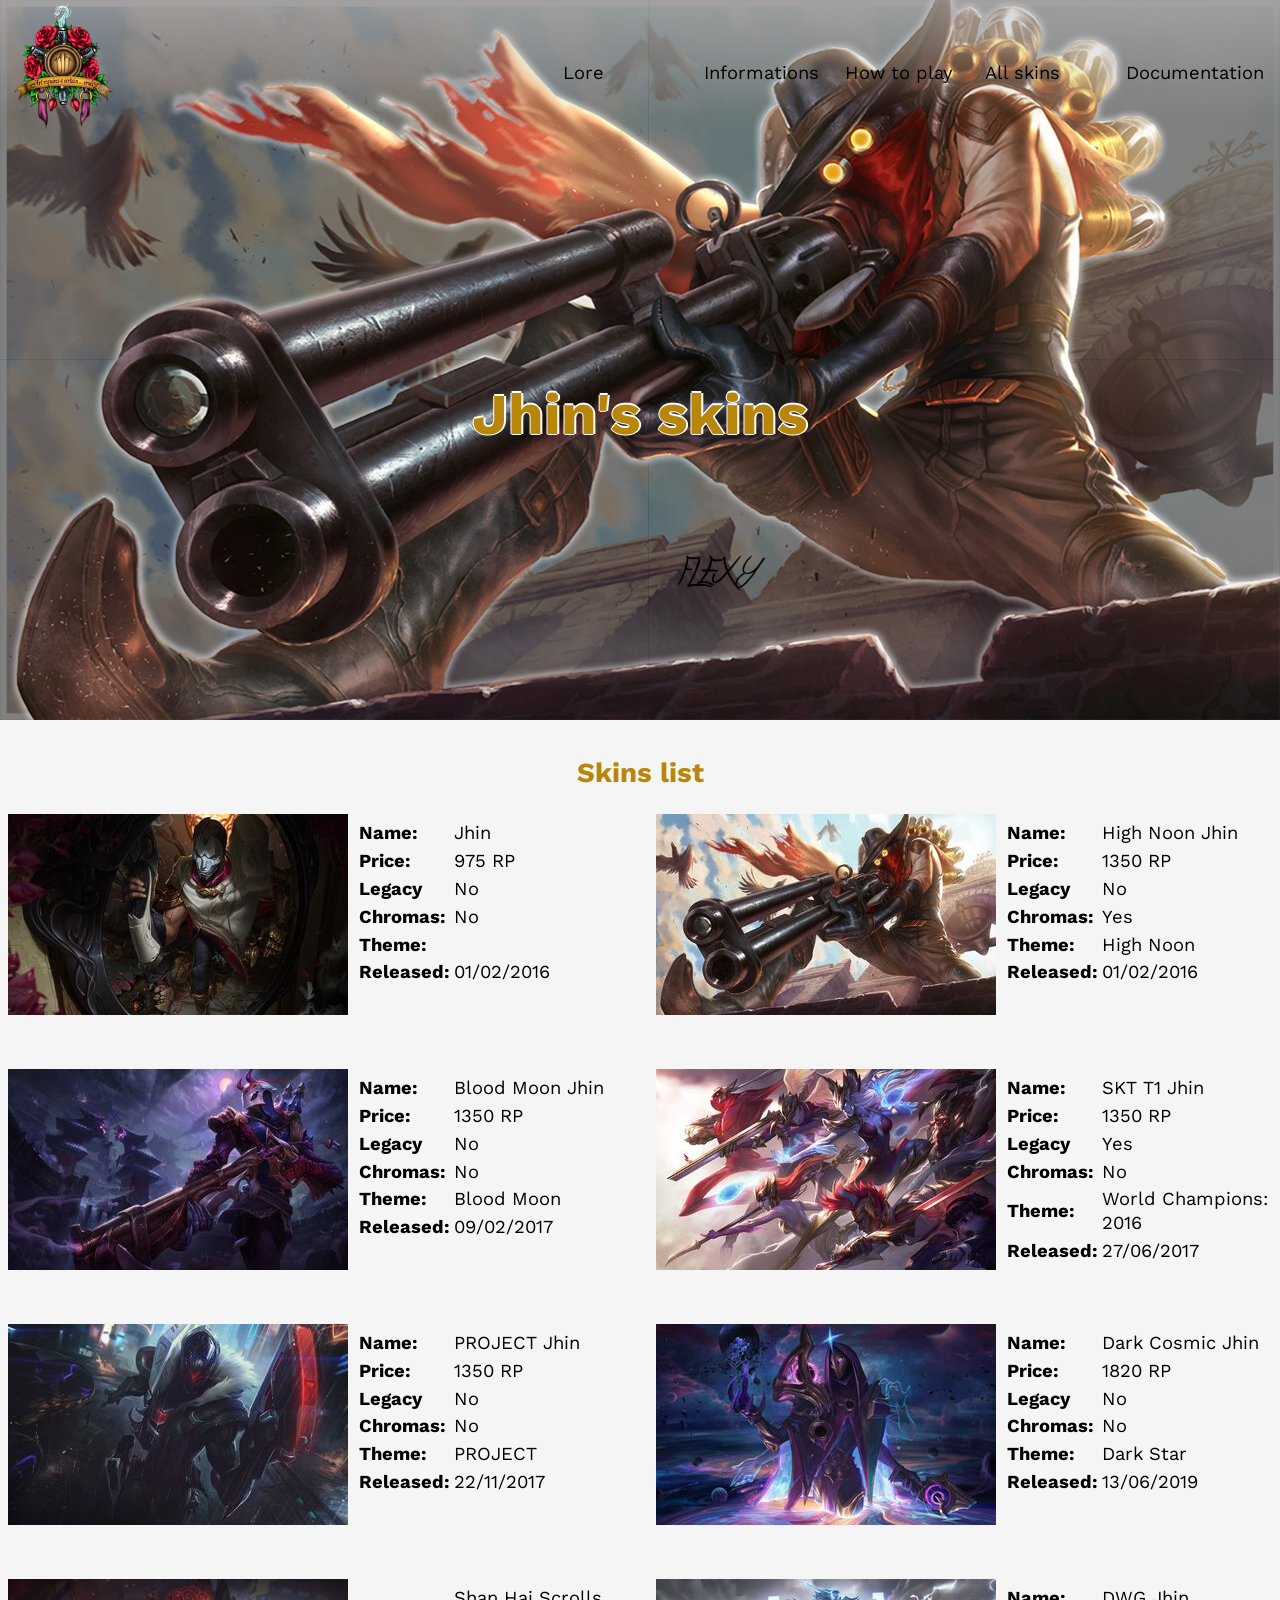
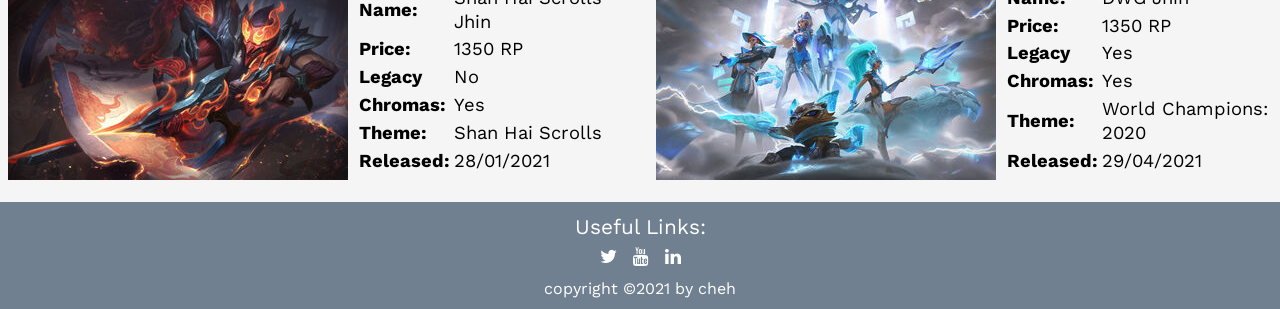
<file: html/jhin-skins.html>
<!DOCTYPE html>
<html lang="en">
<head>
    <meta charset="UTF-8">
    <meta content="IE=edge" http-equiv="X-UA-Compatible">
    <meta content="width=device-width, initial-scale=1.0" name="viewport">
    <link href="https://fonts.googleapis.com" rel="preconnect">
    <link crossorigin href="https://fonts.gstatic.com" rel="preconnect">
    <link href="https://fonts.googleapis.com/css2?family=Work+Sans&display=swap" rel="stylesheet">
    <link href="https://cdnjs.cloudflare.com/ajax/libs/font-awesome/4.7.0/css/font-awesome.min.css" rel="stylesheet"/>
    <link rel="icon" href="../imgs/jhin-logo.png">
    <link rel="index" href="/index.html">
    <link rel="next" href="infos.html">
    <link rel="next" href="jhin-tips.html">
    <link rel="next" href="doc-n-qna.html">
    <link href="../css/navbar.css" rel="stylesheet">
    <link href="../css/footer.css" rel="stylesheet">
    <link href="../css/skins.css" rel="stylesheet">
    <title>Skins</title>
</head>
<body>
<!-- NAV/SOMMAIRE (ACCES AUX PAGES) -->
<nav>
    <ul class="nav-list">
        <li class="nav-item"><a href="#"><img alt="logo" src="../imgs/jhin-logo.png"></a></li>
        <li class="nav-item"><a href="../index.html">Lore</a></li>
        <li class="nav-item"><a href="infos.html">Informations</a></li>
        <li class="nav-item"><a href="jhin-tips.html">How to play </a></li>
        <li class="nav-item"><a href="jhin-skins.html"> All skins</a></li>
        <li class="nav-item"><a href="doc-n-qna.html">Documentation</a></li>
    </ul>
</nav>
<!-- NAV/SOMMAIRE (ACCES AUX PAGES) -->


<!-- BANNER -->
<div class="jhin-banner3">
    <img alt="banner 3" src="../imgs/jhin-banner4.jpeg" style="width:100%;height: 20%;">
    <h2> Jhin's skins</h2>
</div>
<!-- BANNER -->


<!-- SKINS START -->
<!-- SKINS LIST START -->
<h2 class="skins-title">Skins list</h2>
<div id="skins">
    <div class="skins-table">
        <div class="skin-img"><img alt="original" src="../imgs/Jhin_OriginalSkin.jpg"></div>
        <div class="specific-skin-table">
            <table>
                <tr>
                    <th></th>
                    <th></th>

                </tr>
                <tr>
                    <th>Name:</th>
                    <td>Jhin</td>
                </tr>
                <tr>
                    <th>Price:</th>
                    <td>975 RP</td>
                </tr>
                <tr>
                    <th>Legacy</th>
                    <td>No</td>
                </tr>
                <tr>
                    <th>Chromas:</th>
                    <td>No</td>
                </tr>
                <tr>
                    <th>Theme:</th>
                    <td></td>
                </tr>
                <tr>
                    <th>Released:</th>
                    <td>01/02/2016</td>
                </tr>
            </table>
        </div>
    </div>
    <div class="skins-table">
        <div class="skin-img"><img alt="high noon" src="../imgs/Jhin_HighNoonSkin.jpg"></div>
        <div class="specific-skin-table">
            <table>
                <tr>
                    <th></th>
                    <th></th>

                </tr>
                <tr>
                    <th>Name:</th>
                    <td>High Noon Jhin</td>
                </tr>
                <tr>
                    <th>Price:</th>
                    <td>1350 RP</td>
                </tr>
                <tr>
                    <th>Legacy</th>
                    <td>No</td>
                </tr>
                <tr>
                    <th>Chromas:</th>
                    <td>Yes</td>
                </tr>
                <tr>
                    <th>Theme:</th>
                    <td>High Noon</td>
                </tr>
                <tr>
                    <th>Released:</th>
                    <td>01/02/2016</td>
                </tr>
            </table>
        </div>
    </div>
    <div class="skins-table">
        <div class="skin-img"><img alt="blood moon" src="../imgs/Jhin_BloodMoonSkin.jpg"></div>
        <div class="specific-skin-table">
            <table>
                <tr>
                    <th></th>
                    <th></th>

                </tr>
                <tr>
                    <th>Name:</th>
                    <td>Blood Moon Jhin</td>
                </tr>
                <tr>
                    <th>Price:</th>
                    <td>1350 RP</td>
                </tr>
                <tr>
                    <th>Legacy</th>
                    <td>No</td>
                </tr>
                <tr>
                    <th>Chromas:</th>
                    <td>No</td>
                </tr>
                <tr>
                    <th>Theme:</th>
                    <td>Blood Moon</td>
                </tr>
                <tr>
                    <th>Released:</th>
                    <td>09/02/2017</td>
                </tr>
            </table>
        </div>
    </div>
    <div class="skins-table">
        <div class="skin-img"><img alt="skt t1" src="../imgs/Jhin_SKTT1Skin.jpg"></div>
        <div class="specific-skin-table">
            <table>
                <tr>
                    <th></th>
                    <th></th>

                </tr>
                <tr>
                    <th>Name:</th>
                    <td>SKT T1 Jhin</td>
                </tr>
                <tr>
                    <th>Price:</th>
                    <td>1350 RP</td>
                </tr>
                <tr>
                    <th>Legacy</th>
                    <td>Yes</td>
                </tr>
                <tr>
                    <th>Chromas:</th>
                    <td>No</td>
                </tr>
                <tr>
                    <th>Theme:</th>
                    <td>World Champions: 2016</td>
                </tr>
                <tr>
                    <th>Released:</th>
                    <td>27/06/2017</td>
                </tr>
            </table>
        </div>
    </div>
    <div class="skins-table">
        <div class="skin-img"><img alt="project" src="../imgs/Jhin_PROJECTSkin.jpg"></div>
        <div class="specific-skin-table">
            <table>
                <tr>
                    <th></th>
                    <th></th>

                </tr>
                <tr>
                    <th>Name:</th>
                    <td>PROJECT Jhin</td>
                </tr>
                <tr>
                    <th>Price:</th>
                    <td>1350 RP</td>
                </tr>
                <tr>
                    <th>Legacy</th>
                    <td>No</td>
                </tr>
                <tr>
                    <th>Chromas:</th>
                    <td>No</td>
                </tr>
                <tr>
                    <th>Theme:</th>
                    <td>PROJECT</td>
                </tr>
                <tr>
                    <th>Released:</th>
                    <td>22/11/2017</td>
                </tr>
            </table>
        </div>
    </div>
    <div class="skins-table">
        <div class="skin-img"><img alt="dark cosmic" src="../imgs/Jhin_DarkCosmicSkin.jpg"></div>
        <div class="specific-skin-table">
            <table>
                <tr>
                    <th></th>
                    <th></th>

                </tr>
                <tr>
                    <th>Name:</th>
                    <td>Dark Cosmic Jhin</td>
                </tr>
                <tr>
                    <th>Price:</th>
                    <td>1820 RP</td>
                </tr>
                <tr>
                    <th>Legacy</th>
                    <td>No</td>
                </tr>
                <tr>
                    <th>Chromas:</th>
                    <td>No</td>
                </tr>
                <tr>
                    <th>Theme:</th>
                    <td>Dark Star</td>
                </tr>
                <tr>
                    <th>Released:</th>
                    <td>13/06/2019</td>
                </tr>
            </table>
        </div>
    </div>
    <div class="skins-table">
        <div class="skin-img"><img alt="shan hai scrolls" src="../imgs/Jhin_ShanHaiScrollsSkin.jpg"></div>
        <div class="specific-skin-table">
            <table>
                <tr>
                    <th></th>
                    <th></th>

                </tr>
                <tr>
                    <th>Name:</th>
                    <td>Shan Hai Scrolls Jhin</td>
                </tr>
                <tr>
                    <th>Price:</th>
                    <td>1350 RP</td>
                </tr>
                <tr>
                    <th>Legacy</th>
                    <td>No</td>
                </tr>
                <tr>
                    <th>Chromas:</th>
                    <td>Yes</td>
                </tr>
                <tr>
                    <th>Theme:</th>
                    <td>Shan Hai Scrolls</td>
                </tr>
                <tr>
                    <th>Released:</th>
                    <td>28/01/2021</td>
                </tr>
            </table>
        </div>
    </div>
    <div class="skins-table">
        <div class="skin-img"><img alt="dwg" src="../imgs/Jhin_DWGSkin.jpg"></div>
        <div class="specific-skin-table">
            <table>
                <tr>
                    <th></th>
                    <th></th>

                </tr>
                <tr>
                    <th>Name:</th>
                    <td>DWG Jhin</td>
                </tr>
                <tr>
                    <th>Price:</th>
                    <td>1350 RP</td>
                </tr>
                <tr>
                    <th>Legacy</th>
                    <td>Yes</td>
                </tr>
                <tr>
                    <th>Chromas:</th>
                    <td>Yes</td>
                </tr>
                <tr>
                    <th>Theme:</th>
                    <td>World Champions: 2020</td>
                </tr>
                <tr>
                    <th>Released:</th>
                    <td>29/04/2021</td>
                </tr>
            </table>
        </div>
    </div>
</div>
<!-- SKINS LIST END -->

<!-- SKINS FACTS START -->
    <!-- <h3 class="skins-title">Skins facts</h3> -->
<!-- SKINS FACTS END -->
<!-- SKINS END -->


<!-- FOOTER -->
<footer>
    <div class="footer-content">
        <h4>useful links:</h4>
        <ul>
            <li class="footer-item"><a href="https://www.youtube.com/watch?v=X_8Nh5XfRw0" target="_blank"><i class=" fa fa-twitter"></i></a>
            </li>
            <li class="footer-item"><a href="https://www.youtube.com/watch?v=dQw4w9WgXcQ" target="_blank"><i class=" fa fa-youtube"></i></a>
            </li>
            <li class="footer-item"><a href="https://www.youtube.com/watch?v=X_8Nh5XfRw0" target="_blank"><i class=" fa fa-linkedin"></i></a></li>
        </ul>
        <p>copyright &copy;2021 by cheh</p>
    </div>
</footer>
<!-- FOOTER -->
</body>
</html>
</file>
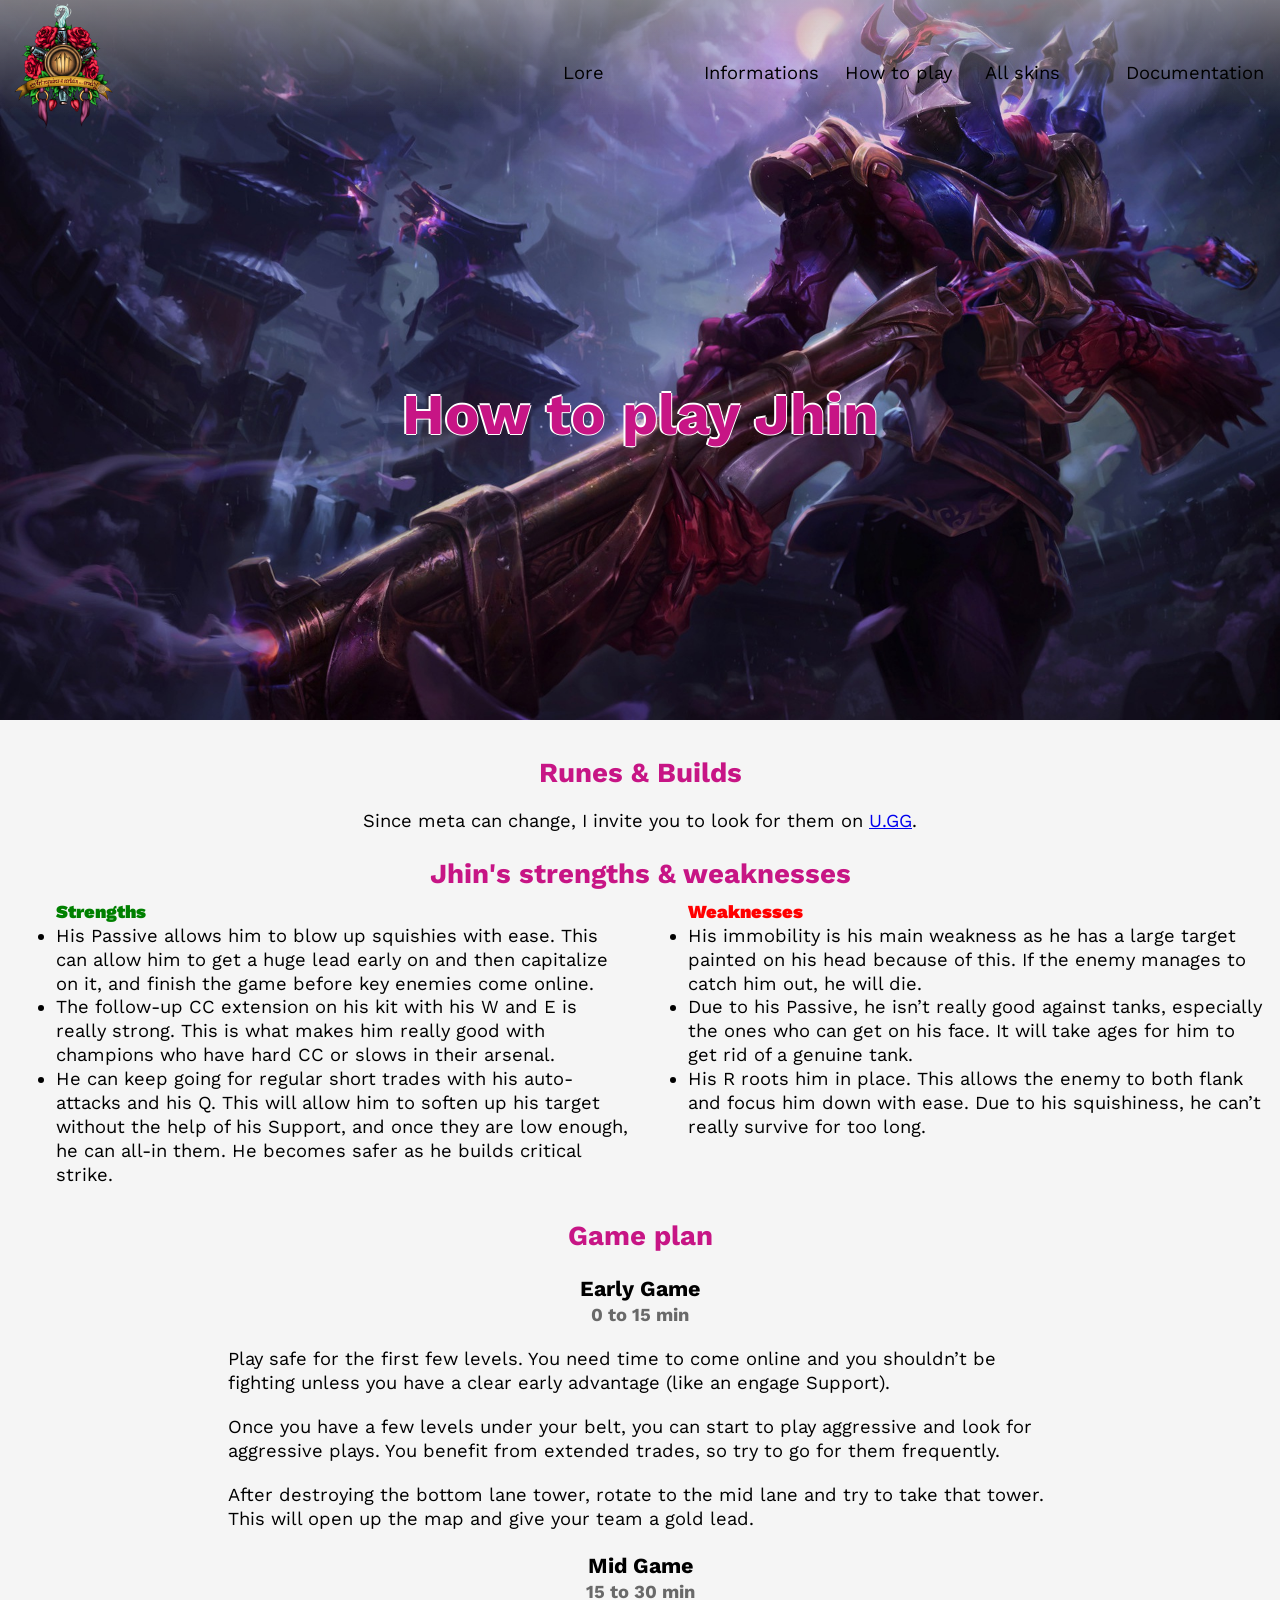
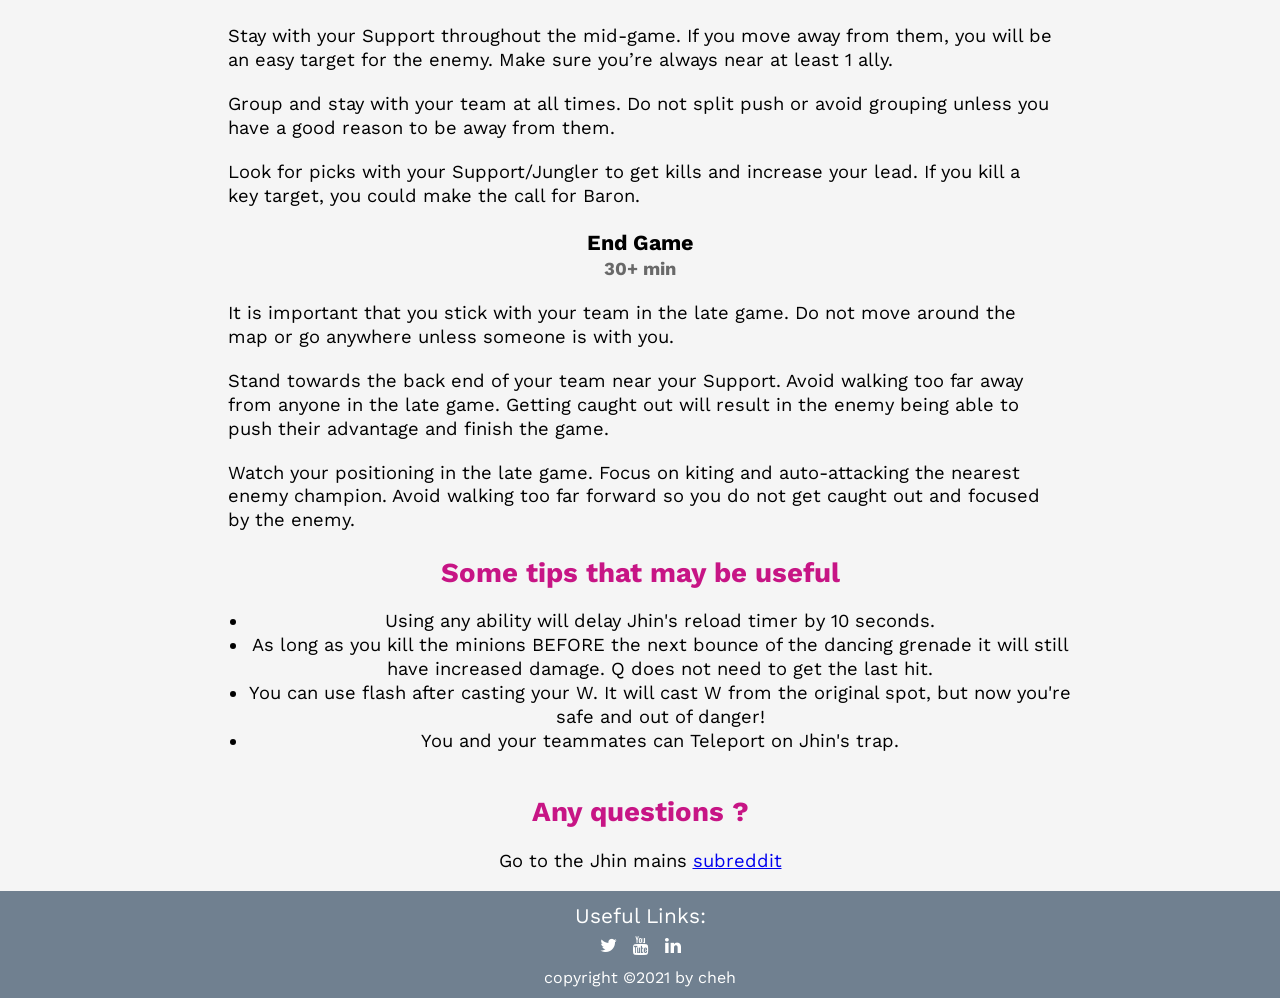
<file: html/jhin-tips.html>
<!DOCTYPE html>
<html lang="en">
<head>
    <meta charset="UTF-8">
    <meta content="IE=edge" http-equiv="X-UA-Compatible">
    <meta content="width=device-width, initial-scale=1.0" name="viewport">
    <link href="https://fonts.googleapis.com" rel="preconnect">
    <link crossorigin href="https://fonts.gstatic.com" rel="preconnect">
    <link href="https://fonts.googleapis.com/css2?family=Work+Sans&display=swap" rel="stylesheet">
    <link href="https://cdnjs.cloudflare.com/ajax/libs/font-awesome/4.7.0/css/font-awesome.min.css" rel="stylesheet"/>
    <link rel="icon" href="../imgs/jhin-logo.png">
    <link rel="index" href="/index.html">
    <link rel="next" href="infos.html">
    <link rel="next" href="jhin-skins.html">
    <link rel="next" href="doc-n-qna.html">
    <link href="../css/navbar.css" rel="stylesheet">
    <link href="../css/footer.css" rel="stylesheet">
    <link href="../css/tips.css" rel="stylesheet">
    <title>Jhin's tips</title>
</head>
<body>
<!-- NAV/SOMMAIRE (ACCES AUX PAGES) -->
<nav>
    <ul class="nav-list">
        <li class="nav-item"><a href="#"><img alt="logo" src="../imgs/jhin-logo.png"></a></li>
        <li class="nav-item"><a href="../index.html">Lore</a></li>
        <li class="nav-item"><a href="infos.html">Informations</a></li>
        <li class="nav-item"><a href="jhin-tips.html">How to play</a></li>
        <li class="nav-item"><a href="jhin-skins.html">All skins</a></li>
        <li class="nav-item"><a href="doc-n-qna.html">Documentation</a></li>
    </ul>
</nav>
<!-- NAV/SOMMAIRE (ACCES AUX PAGES) -->


<!-- BANNER -->
<div class="jhin-banner5">
    <img alt="banner 5" src="../imgs/jhin-banner5.jpeg" style="width:100%;height: 20%;">
    <h2>How to play Jhin</h2>
</div>
<!-- BANNER -->


<!-- HOW TO PLAY JHIN + TIPS -->
<div id="how-to-play">
    <div id="runes-builds">
        <h2>Runes & Builds</h2>
        <p>Since meta can change, I invite you to look for them on <a
                href="https://u.gg/lol/champions/jhin/build?rank=master_plus">U.GG</a>.</p>
    </div>

    <div id="good-bad">
        <h2>Jhin's strengths & weaknesses</h2>
        <div id="good-bad-flex">
            <div class="good-bad-list-item">
                <ul>
                    <li>Strengths</li>
                    <li>His Passive allows him to blow up squishies with ease. This can allow him to get a huge lead early on
                        and then capitalize on it, and finish the game before key enemies come online.
                    </li>
                    <li>The follow-up CC extension on his kit with his W and E is really strong. This is what makes him really
                        good with champions who have hard CC or slows in their arsenal.
                    </li>
                    <li>He can keep going for regular short trades with his auto-attacks and his Q. This will allow him to
                        soften up his target without the help of his Support, and once they are low enough, he can all-in them.
                        He becomes safer as he builds critical strike.
                    </li>
                </ul>
            </div>
            <div class="good-bad-list-item">
                <ul>
                    <li>Weaknesses</li>
                    <li>His immobility is his main weakness as he has a large target painted on his head because of this. If the
                        enemy manages to catch him out, he will die.
                    </li>
                    <li>Due to his Passive, he isn’t really good against tanks, especially the ones who can get on his face. It
                        will take ages for him to get rid of a genuine tank.
                    </li>
                    <li>His R roots him in place. This allows the enemy to both flank and focus him down with ease. Due to his
                        squishiness, he can’t really survive for too long.
                    </li>
                </ul>
            </div>
        </div>
    </div>

    <div id="game-plan">
        <h2>Game plan</h2>

        <h3>Early Game</h3>
        <h4>0 to 15 min</h4>
        <p>Play safe for the first few levels. You need time to come online and you shouldn’t be fighting unless you
            have a clear early advantage (like an engage Support).</p>
        <p>Once you have a few levels under your belt, you can start to play aggressive and look for aggressive plays.
            You benefit from extended trades, so try to go for them frequently.</p>
        <p>After destroying the bottom lane tower, rotate to the mid lane and try to take that tower. This will open up
            the map and give your team a gold lead.</p>

        <h3>Mid Game</h3>
        <h4>15 to 30 min</h4>
        <p>Stay with your Support throughout the mid-game. If you move away from them, you will be an easy target for
            the enemy. Make sure you’re always near at least 1 ally.</p>
        <p>Group and stay with your team at all times. Do not split push or avoid grouping unless you have a good reason
            to be away from them.</p>
        <p>Look for picks with your Support/Jungler to get kills and increase your lead. If you kill a key target, you
            could make the call for Baron.</p>

        <h3>End Game</h3>
        <h4>30+ min</h4>
        <p>It is important that you stick with your team in the late game. Do not move around the map or go anywhere
            unless someone is with you.</p>
        <p>Stand towards the back end of your team near your Support. Avoid walking too far away from anyone in the late
            game. Getting caught out will result in the enemy being able to push their advantage and finish the
            game.</p>
        <p>Watch your positioning in the late game. Focus on kiting and auto-attacking the nearest enemy champion. Avoid
            walking too far forward so you do not get caught out and focused by the enemy.</p>
    </div>

    <div id="jhin-tips">
        <h2>Some tips that may be useful</h2>
        <ul>
            <li>
                Using any ability will delay Jhin's reload timer by 10 seconds.
            </li>
            <li>
                As long as you kill the minions BEFORE the next bounce of the dancing grenade it will still have
                increased damage. Q does not need to get the last hit.
            </li>
            <li>
                You can use flash after casting your W. It will cast W from the original spot, but now you're safe and
                out of danger!
            </li>
            <li>
                You and your teammates can Teleport on Jhin's trap.
            </li>
        </ul>
    </div>

    <div id="more-about-jhin">
        <h2>Any questions ?</h2>
        <p>Go to the Jhin mains <a href="https://www.reddit.com/r/JhinMains/">subreddit</a></p>
    </div>
</div>
<!-- HOW TO PLAY JHIN + TIPS -->


<!-- FOOTER -->
<footer>
    <div class="footer-content">
        <h4>useful links:</h4>
        <ul>
            <li class="footer-item"><a href="https://www.youtube.com/watch?v=X_8Nh5XfRw0" target="_blank"><i
                    class=" fa fa-twitter"></i></a></li>
            <li class="footer-item"><a href="https://www.youtube.com/watch?v=dQw4w9WgXcQ" target="_blank"><i
                    class=" fa fa-youtube"></i></a></li>
            <li class="footer-item"><a href="https://www.youtube.com/watch?v=X_8Nh5XfRw0" target="_blank"><i
                    class=" fa fa-linkedin"></i></a></li>
        </ul>
        <p>copyright &copy;2021 by cheh</p>
    </div>
</footer>
<!-- FOOTER -->
</body>
</html>
</file>
<file: css/navbar.css>
* {
    box-sizing: border-box;
}

html {
    height: 100%;
}

body {
    min-height: 100vh;
    margin: 0;
    padding: 0;
    font-family: 'Work Sans', sans-serif;
    font-size: 1.150rem;
    background-color: whitesmoke;
    line-height: 1.3;
}


nav {
    position: fixed;
    top: 0;
    right: 0;
    left: 0;
    z-index: 1;
}

.nav-list {
    display: grid;
    grid-template-columns: 2fr repeat(5, 0.5fr);
    justify-content: flex-start;
    align-items: center;
    background-image:linear-gradient(to bottom,rgba(186, 183, 184, 0.6), transparent 80%) ;
    margin: 0;
    padding: 0;
}

@media screen and (max-width: 600px) {
    .nav-list {
        display: grid;
        grid-template-columns: 0.5fr;
        justify-content: flex-start;
        align-items: flex-start;
        background-image:linear-gradient(to right,rgba(186, 183, 184, 0.4), transparent 40%) ;
        font-size: medium;
        margin: 0;
        padding: 0;
    }
}

@media screen and (max-width: 600px) {
    li.nav-item {
        justify-self: flex-start;
        margin: 0 0 0 0.5rem;
    }
}

.logo {
    margin: 0.5rem auto auto 0.5rem;
}

.nav-item:first-child img {
    cursor: default;
    width: 10vw;
}

@media screen and (max-width: 600px) {
    .nav-item:first-child img {
        cursor: default;
        width: 10vw;
    }
}

.nav-item {
    list-style: none;
    justify-content: flex-end;
}

.nav-item a {
    text-decoration: none;
    color: black;
    margin-right: 1rem;
    transition: all 150ms ease-in;
}

.nav-item a:hover {
    color: dimgray;
}
</file>
<file: css/footer.css>
footer {
    bottom: 0;
    left: 0;
    background-color: slategrey;
    color: white;
    width: auto;
    padding-top:1.5rem ;
}

.footer-content {
    display: flex;
    flex-direction: column;
    align-items: center;
    justify-content: center;
    text-align: center;
}

.footer-content h4 {
    margin-top: 0;
    font-size: 1.300rem;
    font-weight:400 ;
    text-transform: capitalize;
    line-height: 0.2rem;
    margin-bottom: 1rem;
}

.footer-content p {
    font-size: 1rem;
    line-height: 0.1rem;
    margin: 1.2rem auto;
}

footer ul {
    list-style: none;
    display: flex;
    align-items: center;
    justify-content: center;
    margin: auto;
    padding: 0;
}

.footer-item {
    margin: auto 0.5rem;
}

.footer-item a {
    color: white;
}

.footer-item a:hover {
    color: dimgray;
    transition: all 150ms ease-in;
}
</file>
<file: css/index.css>
h1 {
    margin: 0;
    padding: 0;
    font-size: 0;
    visibility: hidden;
}

h2 {
    color: blueviolet;
}

/*JHIN BANNER START*/
.jhin-banner {
    position: relative;
    min-width:2.8vw;
    text-align: center;
    color: blueviolet;
}

@media screen and (min-width: 600px) {
    .jhin-banner {
        position: relative;
        font-size: 3vw;
        text-align: center;
        color: blueviolet;
    }
}

.jhin-banner h2 {
    position: absolute;
    top: 50%;
    left: 50%;
    transform: translate(-50%, -50%);
    text-shadow: -1.5px 0 white, 0 1.5px white, 1.5px 0 white, 0 -1.5px white;
}

/*JHIN BANNER END*/


/*LORE START*/
#sbio-vid {
    display: flex;
    flex-direction: row-reverse;
    align-items: center;
    justify-content: center;
}

@media screen and (max-width: 875px) {
    #sbio-vid {
        display: flex;
        flex-direction: column;
        align-items: center;
        justify-content: center;
    }
}

/*SMALL BIO START*/
#small-bio {
    max-width: 45ch;
    text-align: justify;
    margin-left: 0.5rem;
    margin-right: 1rem;
}

@media screen and (max-width: 600px) {
    #small-bio {
        max-width: 45ch;
        text-align: justify;
        margin: auto 0.5rem
    }
}

/*SMALL BIO END*/

/*PRE-RELEASE VIDEO START*/
#pre-release-video {
    margin: 1rem 0.5rem auto 0;
}

@media screen and (max-width: 600px) {
    #pre-release-video {
        margin: 1rem 0.5rem auto 0.5rem;
    }
}

@media screen and (max-width: 600px) {
    #pre-release-video iframe {
        max-width: 100%;
        height: auto;
    }
}

/*PRE-RELEASE VIDEO END*/


/*BIG BIO START*/
#big-bio {
    display: flex;
    flex-direction: column;
}

#jhin-bio {
    text-align: center;
    margin: 2rem auto 1rem auto;
}

.jhin-bio-sub {
    margin: 1rem auto;
    max-width: 70ch;
}

@media screen and (max-width: 600px) {
    .jhin-bio-sub {
        margin: 1rem 0.5rem;
        max-width: 70ch;
    }
}

/*BIG BIO END*/

/*STORY START*/
#jhin-story {
    display: flex;
    flex-direction: column;
}

#jhin-story h2, h5 {
    margin-bottom: 0;
    text-align: center;
}

#jhin-story h5 {
    margin-top: 0;
    color: lightslategray;
}

.jhin-story-chapter {
    text-align: center;
}

.jhin-story-sub {
    margin: 1rem auto;
    max-width: 70ch;
}

/*STORY END*/
/*LORE END*/
</file>
<file: css/doc-qna.css>
.nav-list {
    background-image:linear-gradient(to bottom,rgba(35, 35, 35, 0.8), transparent 80%) ;
}

li.nav-item a{
    color: antiquewhite;
}

/*JHIN BANNER START*/
.jhin-banner6 {
    position: relative;
    min-width:2.8vw;
    text-align: center;
    color: whitesmoke;
}

@media screen and (min-width: 600px) {
    .jhin-banner6 {
        position: relative;
        font-size: 3vw;
        text-align: center;
        color: whitesmoke;
    }
}

.jhin-banner6 h2 {
    position: absolute;
    top: 50%;
    left: 50%;
    transform: translate(-50%, -50%);
    text-shadow: -1px 0 black, 0 1px black, 1px 0 black, 0 -1px black;
}

/*JHIN BANNER END*/


/*QUESTIONS START*/
#questions {
    display: flex;
    flex-direction: column;
    justify-content: center;
    align-items: center;
    margin-left: 0.5rem;
    margin-right: 0.5rem;

}

#questions h3 {
    text-align: center;
    margin-bottom: 0;
}

#questions h4 {
    margin-bottom: 0;
}

#questions p {
    max-width: 75ch;
    text-align: center;
}
/*QUESTIONS END*/


/*DOC START*/
#doc {
    display: flex;
    flex-direction: column;
    justify-content: center;
    align-items: center;
}

#doc h3 {
    text-align: center;
    margin-left: 0.5rem;
    margin-right: 0.5rem;
    max-width: 65ch;
    margin-bottom: 0;
}

#doc ul {
    line-height: 1.15;

}
/*DOC END*/
</file>
<file: css/infos.css>
h2 {
    color: #2F4F4F;
}

/*JHIN BANNER START*/
.jhin-banner2 {
    position: relative;
    min-width:2.8vw;
    text-align: center;
    color: darkslategray;
}

@media screen and (min-width: 600px) {
    .jhin-banner2 {
        position: relative;
        font-size: 3vw;
        text-align: center;
        color: darkslategray;
    }
}

.jhin-banner2 h2 {
    position: absolute;
    top: 50%;
    left: 50%;
    transform: translate(-50%, -50%);
    text-shadow: -1.5px 0 white, 0 1.5px white, 1.5px 0 white, 0 -1.5px white;
    border-radius: 10%;
}

/*JHIN BANNER END*/


/*ABILITIES START*/
#jhin-abilities-title h2 {
    text-align: center;
    margin-bottom: 1rem;
}

#jhin-abilities {
    display: flex;
    flex-direction: column;
    margin: auto auto;
}

#jhin-abilities-video {
    justify-self: center;
    align-self: center;
    margin: auto 0.5rem;
}

@media screen and (max-width: 600px){
    #jhin-abilities-video iframe {
        max-width: 100%;
        height: auto;
    }
}
/*ABILITIES END*/

/*SKILLS ORDER START*/
#skills-order {
    display: flex;
    flex-direction: column;
    justify-content: center;
    align-items: center;
    margin: auto 0.8rem;
}

#jhin-skills-order-title h2 {
    text-align: center;
    margin-top: 2rem;
    margin-bottom: 1rem;
}

#skills-order p {
    max-width: 35ch;
    margin-left: 0.5rem;
    margin-right: 0.5rem;
}
/*SKILLS ORDER END*/

/*FORM START*/
#random-form {
    display: flex;
    flex-direction: column;
    align-items: center;
    justify-content: center;
    text-align: left;
}

#random-form h2 {
    margin-top: 2rem;
    margin-bottom: 1rem;
}

form, input[type=text], [type=email], [type=number], [type=submit], select {
    max-width: 100%;
    padding: 12px 20px;
    margin: 8px 0;
    box-sizing: border-box;
    border: 3px solid #ccc;
    outline: none;
}

input[type=submit] {
    text-align: center;
    background-color: white;
}

/*FORM END*/
</file>
<file: css/skins.css>
h2 {
    color: darkgoldenrod;
}

/*JHIN BANNER START*/
.jhin-banner3 {
    position: relative;
    min-width:2.8vw;
    text-align: center;
    color: darkgoldenrod;
}

@media screen and (min-width: 600px) {
    .jhin-banner3 {
        position: relative;
        font-size: 3vw;
        text-align: center;
        color: blueviolet;
    }
}

.jhin-banner3 h2 {
    position: absolute;
    top: 50%;
    left: 50%;
    transform: translate(-50%, -50%);
    text-shadow: -1.5px 0 white, 0 1.5px white, 1.5px 0 white, 0 -1.5px white;
}

/*JHIN BANNER END*/


/*SKINS START*/
.skins-title {
    text-align: center;
    margin-bottom: 0.45rem;
}

/*SKINS LIST START*/
#skins {
    display: grid;
    gap: 1rem;
    grid-template-rows:repeat(4, 1fr);
    grid-template-columns: repeat(2, 1fr);
}

@media screen and (max-width: 1250px) {
    #skins {
        display: grid;
        gap: 1rem;
        grid-template-rows:repeat(8, 1fr);
        grid-template-columns: 1fr;
        justify-content: center;
    }
}

.skins-table {
    display: flex;
    flex-direction: row;
    margin: 1rem 0;
}

@media screen and (max-width: 1250px) {
    .skins-table {
        display: flex;
        flex-direction: column;
        justify-content: center;
        align-items: center;
    }
}

.specific-skin-table {
    text-align: left;
}

.skin-img {
    margin: auto 0.5rem;
    max-width: 100%;
    height: auto;
}

/*SKINS LIST END*/
/*SKINS END*/
</file>
<file: css/tips.css>
h2 {
    color: mediumvioletred;
}

/*JHIN BANNER START*/
.jhin-banner5 {
    position: relative;
    min-width:2.8vw;
    text-align: center;
    color: mediumvioletred;
}

@media screen and (min-width: 600px) {
    .jhin-banner5 {
        position: relative;
        font-size: 3vw;
        text-align: center;
        color: blueviolet;
    }
}

.jhin-banner5 h2 {
    position: absolute;
    top: 50%;
    left: 50%;
    transform: translate(-50%, -50%);
    text-shadow: -1.5px 0 white, 0 1.5px white, 1.5px 0 white, 0 -1.5px white;
}

/*JHIN BANNER END*/


/*HOW TO PLAY START*/
    #how-to-play {

    }
/*RUNES/BUILDS START*/
#runes-builds h2 {
    text-align: center;
    margin-bottom: 0;
}

#runes-builds p {
    text-align: center;
}

/*RUNES/BUILDS END*/

/*STRENGTHS/WEAKNESSES START*/
#good-bad h2 {
    text-align: center;
    margin-bottom: 0;
}

#good-bad-flex {
    display: grid;
    grid-template-columns: 1fr 1fr;
    align-items: start;
    margin-left: 0.5rem;
    margin-right: 0.5rem;
}

@media screen and (max-width: 875px) {
    #good-bad-flex {
        display: flex;
        flex-direction: column;
    }
}


#good-bad-flex ul {
    margin: 0.5rem;
}

.good-bad-list-item li:first-child {
    color: green;
    font-weight: 900;
    list-style: none;
}

.good-bad-list-item:last-child li:first-child {
    color: red;
    font-weight: 900;
    list-style: none;
}
/*STRENGTHS/WEAKNESSES END*/

/*GAME PLAN START*/
#game-plan {
    display: flex;
    flex-direction: column;
    justify-content: center;
    align-items: center;
}

#game-plan h2, h3 {
    margin-bottom: 0;
}

#game-plan h4 {
    margin: 0 auto;
    color: dimgray;
}

#game-plan p {
    text-align: left;
    max-width: 75ch;
    margin: 1.25rem 0.5rem 0 0.5rem;
}
/*GAME PLAN END*/

/*TIPS START*/
#jhin-tips {
    display: flex;
    flex-direction: column;
    justify-content: center;
    align-items: center;
    text-align: center;
}

#jhin-tips h2 {
    margin-bottom: 0;
}

#jhin-tips li {
    max-width: 75ch;
}
/*TIPS END*/

/*QUESTIONS START*/
#more-about-jhin {
    text-align: center;
}

#more-about-jhin h2 {
    margin-bottom: 0;
}
/*QUESTIONS END*/
/*HOW TO PLAY END*/
</file>
